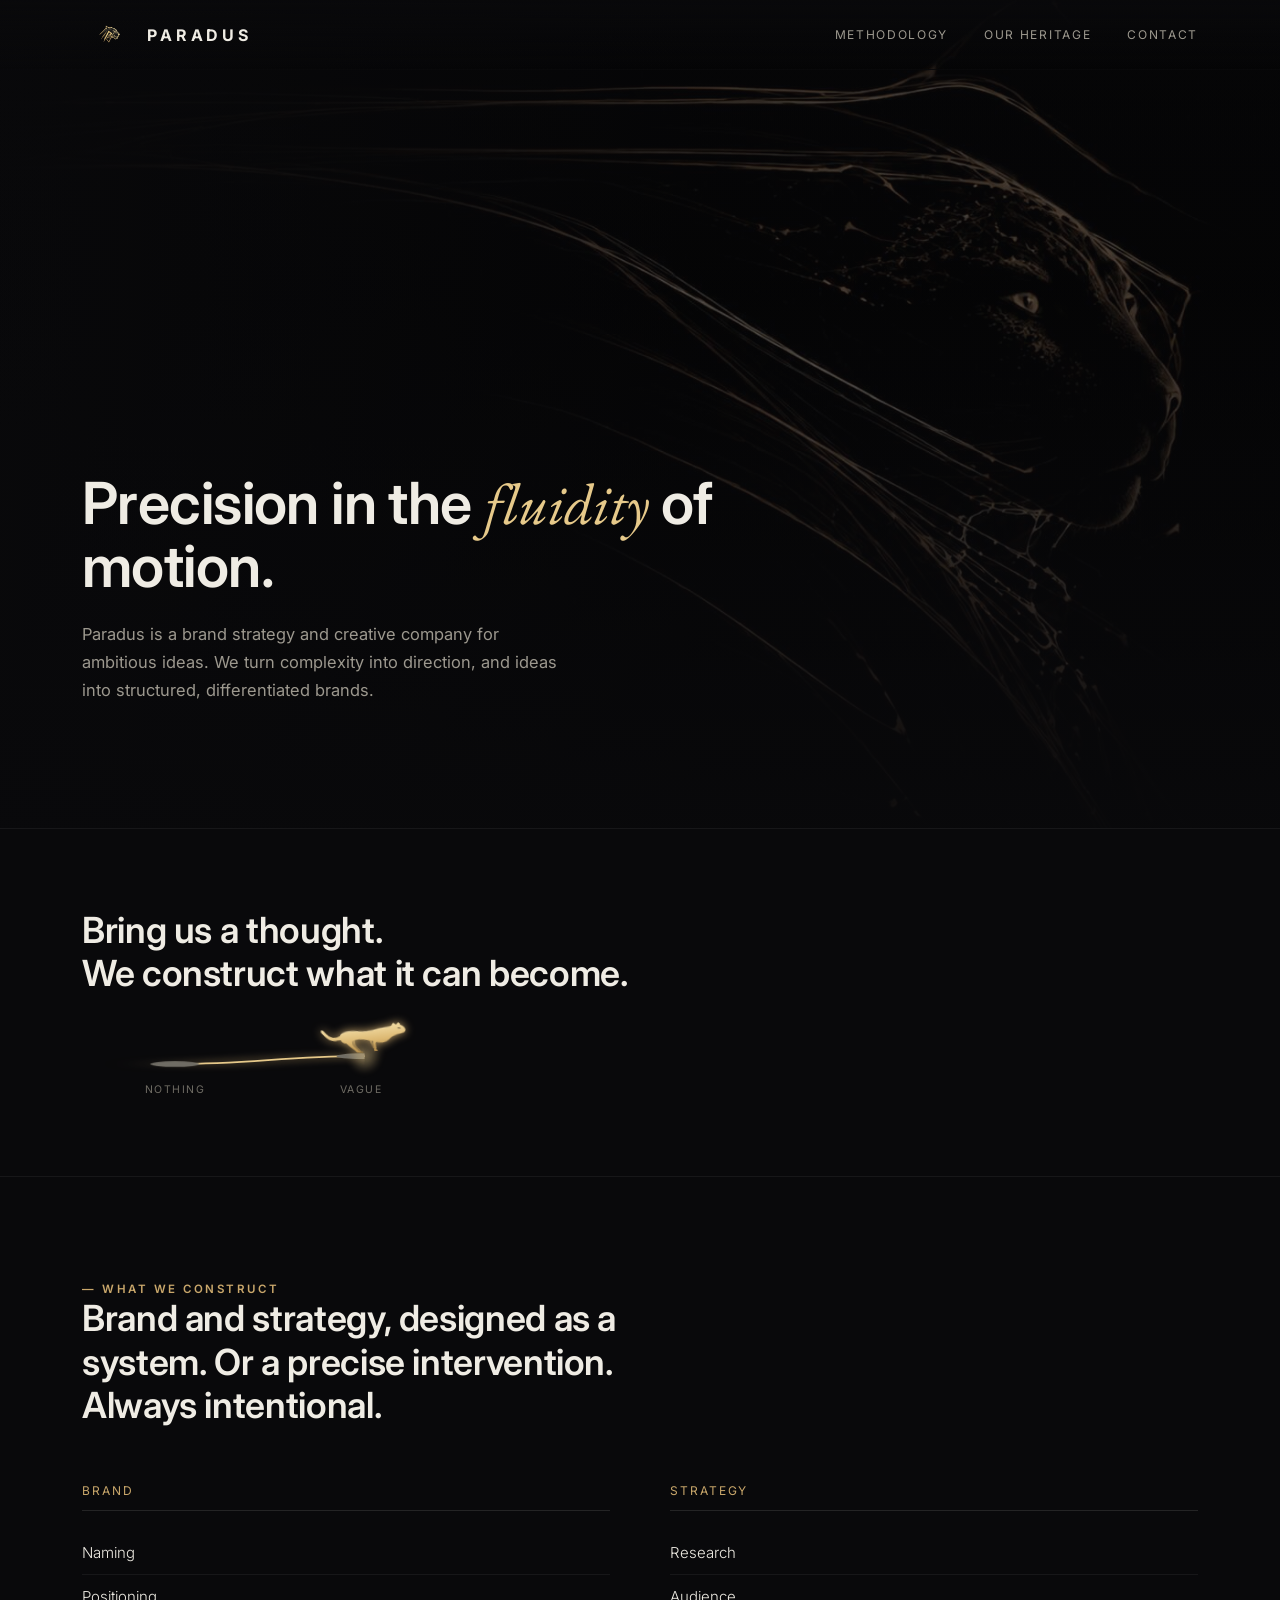
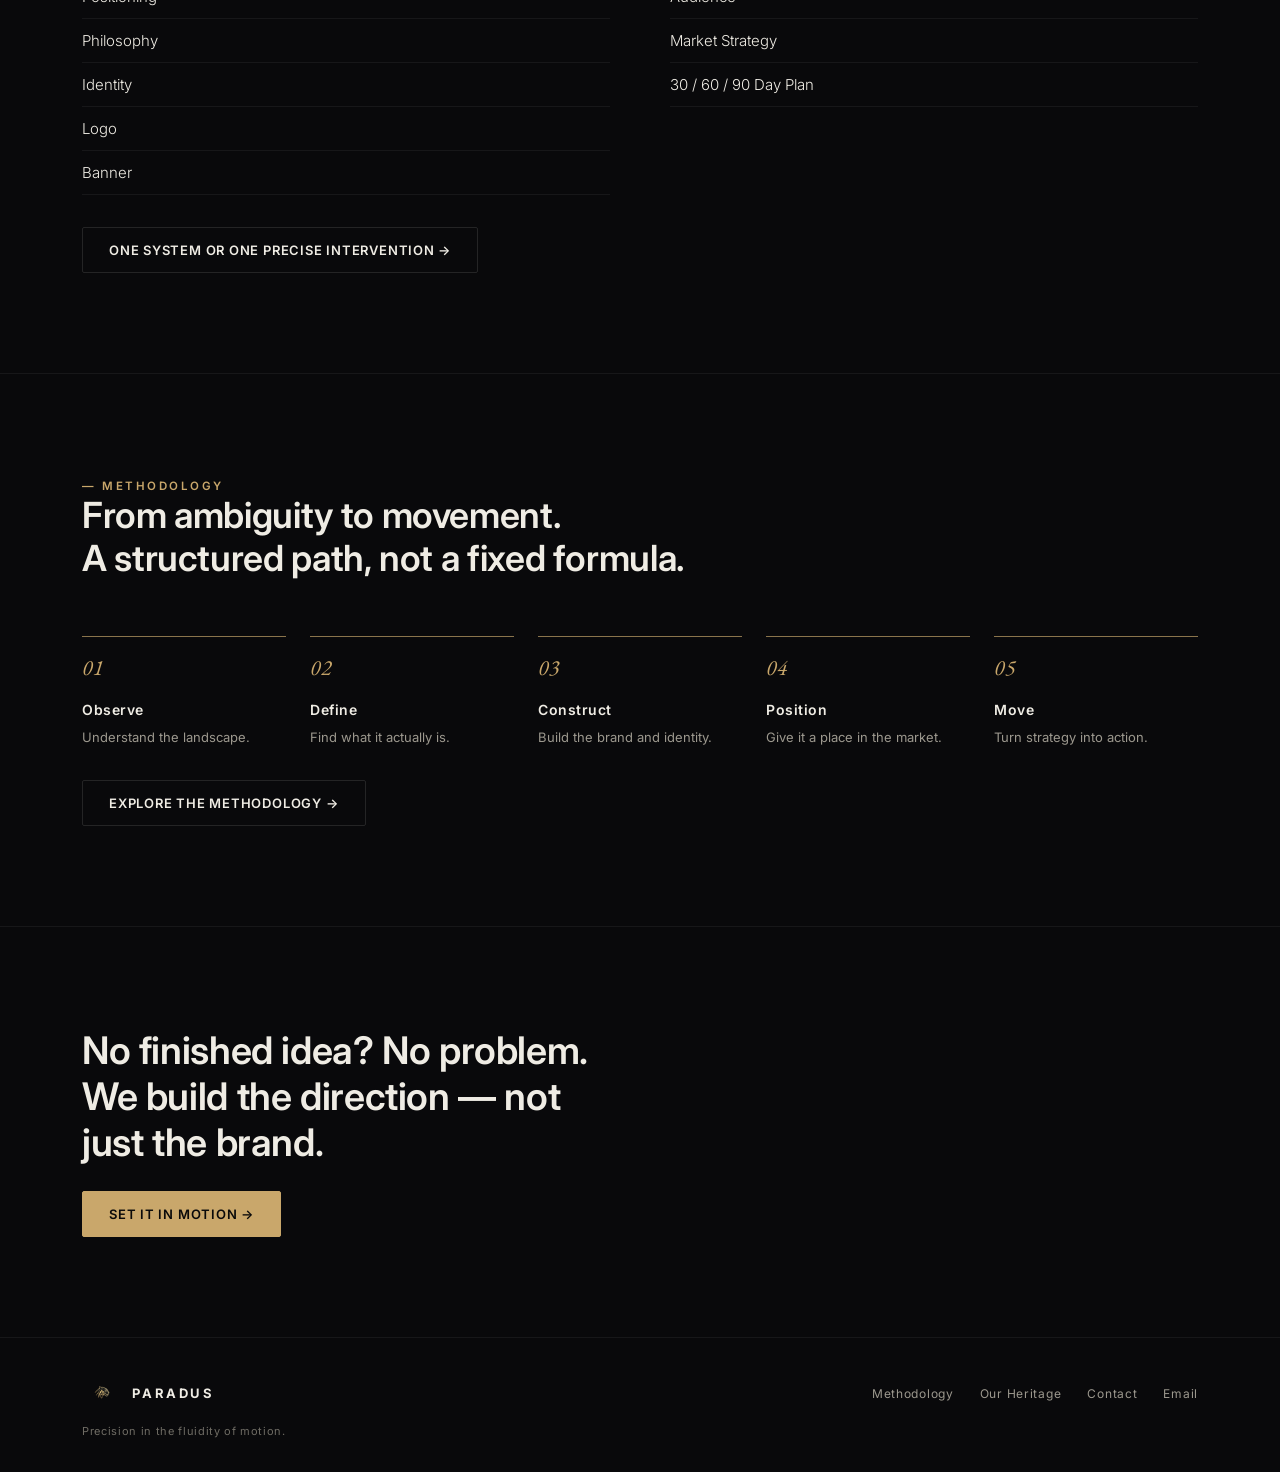
<file: index.html>
<!DOCTYPE html>
<html lang="en">
<head>
<meta charset="UTF-8">
<meta name="viewport" content="width=device-width, initial-scale=1, viewport-fit=cover">
<meta name="theme-color" content="#09090b">
<title>Paradus — Precision in the Fluidity of Motion</title>
<meta name="description" content="Paradus is a brand strategy and creative company for ambitious ideas. We turn complexity into direction, and ideas into structured, differentiated brands.">
<link rel="icon" type="image/png" href="assets/img/favicon.png">
<link rel="preconnect" href="https://fonts.googleapis.com">
<link rel="preconnect" href="https://fonts.gstatic.com" crossorigin>
<link href="https://fonts.googleapis.com/css2?family=Inter:wght@300;400;500;600;700&family=EB+Garamond:ital,wght@0,400;1,400;1,500&display=swap" rel="stylesheet">
<link rel="stylesheet" href="css/base.css">
<link rel="stylesheet" href="css/components.css">
<link rel="stylesheet" href="css/home.css">
<link rel="stylesheet" href="css/responsive.css">
</head>
<body data-root="" data-page="home">

<div id="site-header"></div>

<main>
    <section class="hero hero-home">
      <div class="wrap">
        <div class="hero-content">
          <h1>Precision in the <em>fluidity</em> of motion.</h1>
          <p class="lead">Paradus is a brand strategy and creative company for ambitious ideas. We turn complexity into direction, and ideas into structured, differentiated brands.</p>
        </div>
      </div>
    </section>

    <section class="block tight">
      <div class="wrap">
        <div class="section-head">
          <h2>Bring us a thought.<br>We construct what it can become.</h2>
        </div>
        <div class="stages-wrap" id="stagesTracker">
          <svg class="stages-svg" viewBox="0 0 100 20" preserveAspectRatio="none" aria-hidden="true">
  <path class="zigzag-path" d="M8.33,10 C15.03,10 18.3,4 25,4 C31.7,4 34.97,15 41.67,15 C48.37,15 51.63,6 58.33,6 C65.03,6 68.3,14 75,14 C81.7,14 84.97,3 91.67,3"/>
  <circle class="paw" cx="8.33" cy="10" r="2.2"/>
  <circle class="paw" cx="25" cy="4" r="2.2"/>
  <circle class="paw" cx="41.67" cy="15" r="2.2"/>
  <circle class="paw" cx="58.33" cy="6" r="2.2"/>
  <circle class="paw" cx="75" cy="14" r="2.2"/>
  <circle class="paw final" cx="91.67" cy="3" r="2.6"/>
</svg>
          <div class="trail-glow"></div>
          <div class="trail-marker">
<svg class="trail-run" viewBox="0 0 140 62" aria-hidden="true"></svg>          </div>
          <div class="stages">
            <div class="stage"><div class="lbl">Nothing</div></div>
            <div class="stage"><div class="lbl">Vague</div></div>
            <div class="stage"><div class="lbl">Flawed</div></div>
            <div class="stage"><div class="lbl">Defined</div></div>
            <div class="stage"><div class="lbl">Positioned</div></div>
            <div class="stage final"><div class="lbl">Built</div></div>
          </div>
        </div>
      </div>
    </section>

    <section class="block">
      <div class="wrap">
        <div class="section-head">
          <span class="eyebrow">What We Construct</span>
          <h2>Brand and strategy, designed as a system. Or a precise intervention. Always intentional.</h2>
        </div>
        <div class="two-col">
          <div>
            <div class="col-title">Brand</div>
            <ul class="col-list"><li>Naming</li><li>Positioning</li><li>Philosophy</li><li>Identity</li><li>Logo</li><li>Banner</li></ul>
          </div>
          <div>
            <div class="col-title">Strategy</div>
            <ul class="col-list"><li>Research</li><li>Audience</li><li>Market Strategy</li><li>30 / 60 / 90 Day Plan</li></ul>
          </div>
        </div>
        <div class="btn-row"><a href="methodology.html" class="btn">One System or One Precise Intervention →</a></div>
      </div>
    </section>

    <section class="block">
      <div class="wrap">
        <div class="section-head">
          <span class="eyebrow">Methodology</span>
          <h2>From ambiguity to movement.<br>A structured path, not a fixed formula.</h2>
        </div>
        <div class="steps-row">
          <div class="step-item"><span class="n">01</span><h4>Observe</h4><p>Understand the landscape.</p></div>
          <div class="step-item"><span class="n">02</span><h4>Define</h4><p>Find what it actually is.</p></div>
          <div class="step-item"><span class="n">03</span><h4>Construct</h4><p>Build the brand and identity.</p></div>
          <div class="step-item"><span class="n">04</span><h4>Position</h4><p>Give it a place in the market.</p></div>
          <div class="step-item"><span class="n">05</span><h4>Move</h4><p>Turn strategy into action.</p></div>
        </div>
        <div class="btn-row"><a href="methodology.html" class="btn">Explore the Methodology →</a></div>
      </div>
    </section>

    <section class="cta-band">
      <div class="wrap">
        <h2>No finished idea? No problem.<br>We build the direction — not just the brand.</h2>
        <a href="contact.html" class="btn solid">Set It In Motion →</a>
      </div>
    </section>
</main>

<div id="site-footer"></div>

<script src="js/config.js" defer></script>
<script src="js/layout.js" defer></script>
<script src="js/reveal.js" defer></script>
<script src="js/tracker.js" defer></script>
</body>
</html>
</file>
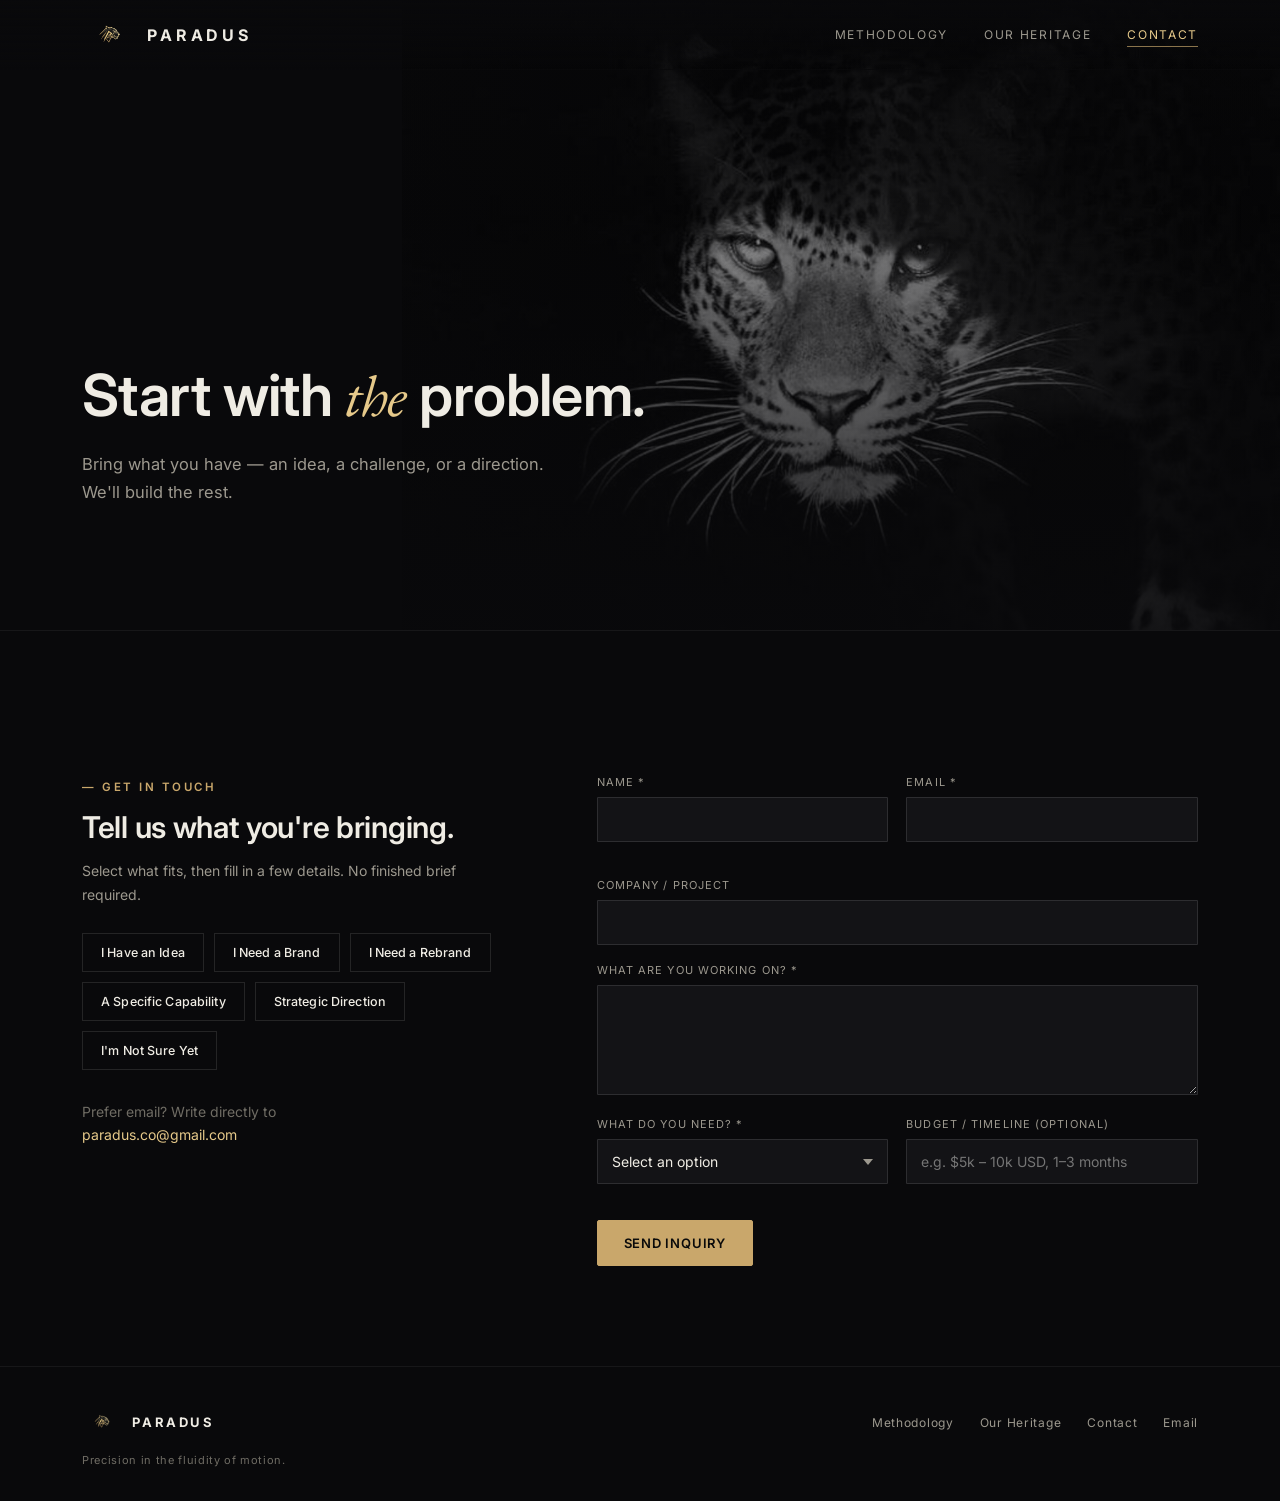
<file: contact.html>
<!DOCTYPE html>
<html lang="en">
<head>
<meta charset="UTF-8">
<meta name="viewport" content="width=device-width, initial-scale=1, viewport-fit=cover">
<meta name="theme-color" content="#09090b">
<title>Contact — Paradus</title>
<meta name="description" content="Start with the problem. Tell Paradus what you're bringing — an idea, a brand, a rebrand or a specific capability.">
<link rel="icon" type="image/png" href="assets/img/favicon.png">
<link rel="preconnect" href="https://fonts.googleapis.com">
<link rel="preconnect" href="https://fonts.gstatic.com" crossorigin>
<link href="https://fonts.googleapis.com/css2?family=Inter:wght@300;400;500;600;700&family=EB+Garamond:ital,wght@0,400;1,400;1,500&display=swap" rel="stylesheet">
<link rel="stylesheet" href="css/base.css">
<link rel="stylesheet" href="css/components.css">
<link rel="stylesheet" href="css/contact.css">
<link rel="stylesheet" href="css/responsive.css">
</head>
<body data-root="" data-page="contact">

<div id="site-header"></div>

<main>
    <section class="hero hero-contact">
      <div class="wrap">
        <div class="hero-content">
          <h1>Start with <em>the</em> problem.</h1>
          <p class="lead">Bring what you have — an idea, a challenge, or a direction. We'll build the rest.</p>
        </div>
      </div>
    </section>

    <section class="block">
      <div class="wrap">
        <div class="contact-grid">
          <div class="contact-info">
            <span class="eyebrow">Get In Touch</span>
            <h2>Tell us what you're bringing.</h2>
            <p>Select what fits, then fill in a few details. No finished brief required.</p>
            <div class="bring-grid" id="bringGrid">
              <div class="bring-card" data-val="I have an idea">I Have an Idea</div>
              <div class="bring-card" data-val="I need a brand">I Need a Brand</div>
              <div class="bring-card" data-val="I need a rebrand">I Need a Rebrand</div>
              <div class="bring-card" data-val="I need a specific capability">A Specific Capability</div>
              <div class="bring-card" data-val="I need strategic direction">Strategic Direction</div>
              <div class="bring-card" data-val="I'm not sure yet">I'm Not Sure Yet</div>
            </div>
            <p class="form-note form-note--spaced">Prefer email? Write directly to<br><a href="mailto:paradus.co@gmail.com" class="link-gold" data-email>paradus.co@gmail.com</a></p>
          </div>
          <form class="form-wrap form-wrap--flush" id="inquiryForm">
            <input type="hidden" name="access_key" id="f-access-key" value="">
            <input type="hidden" name="subject" value="New inquiry — Paradus">
            <input type="hidden" name="from_name" value="Paradus site">
            <div class="form-row">
              <div class="field"><label>Name *</label><input type="text" required id="f-name" name="name"></div>
              <div class="field"><label>Email *</label><input type="email" required id="f-email" name="email"></div>
            </div>
            <div class="field"><label>Company / Project</label><input type="text" id="f-company" name="company"></div>
            <div class="field"><label>What are you working on? *</label><textarea required id="f-about" name="project_details"></textarea></div>
            <div class="form-row">
              <div class="field">
                <label>What do you need? *</label>
                <select required id="f-need" name="need">
                  <option value="" disabled selected>Select an option</option>
                  <option>I have an idea</option>
                  <option>I need a brand</option>
                  <option>I need a rebrand</option>
                  <option>I need a specific capability</option>
                  <option>I need strategic direction</option>
                  <option>I'm not sure yet</option>
                </select>
              </div>
              <div class="field"><label>Budget / Timeline (optional)</label><input type="text" id="f-budget" name="budget" placeholder="e.g. $5k – 10k USD, 1–3 months"></div>
            </div>
            <button type="submit" class="btn solid" id="formSubmitBtn">Send Inquiry</button>
            <div class="success" id="formSuccess">
              <h4>Message sent.</h4>
              <p>Your inquiry has been sent directly to Paradus. We'll get back to you shortly.</p>
            </div>
            <div class="success success--error" id="formError">
              <h4>Couldn't send.</h4>
              <p>Something went wrong on our end — please email us directly at <a href="mailto:paradus.co@gmail.com" class="link-gold" data-email>paradus.co@gmail.com</a> instead.</p>
            </div>
          </form>
        </div>
      </div>
    </section>
</main>

<div id="site-footer"></div>

<script src="js/config.js" defer></script>
<script src="js/layout.js" defer></script>
<script src="js/reveal.js" defer></script>
<script src="js/contact.js" defer></script>
</body>
</html>
</file>
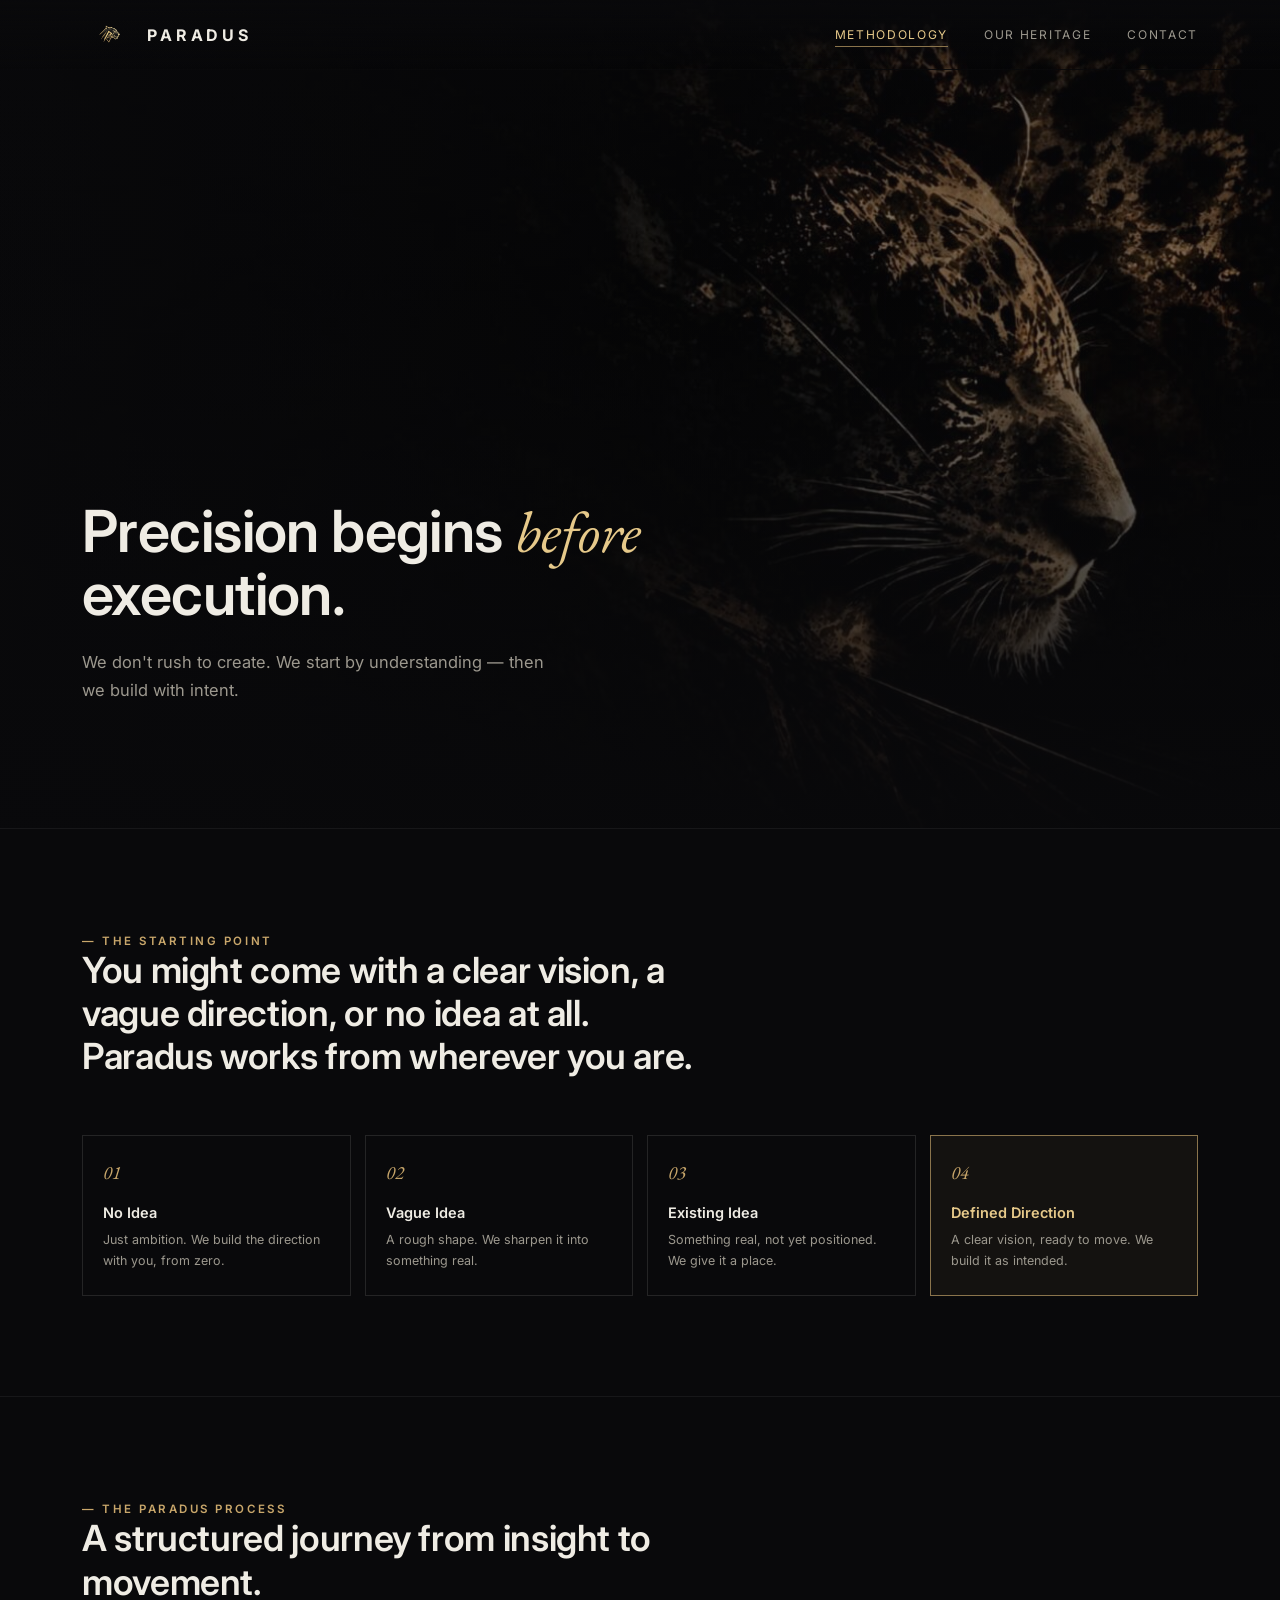
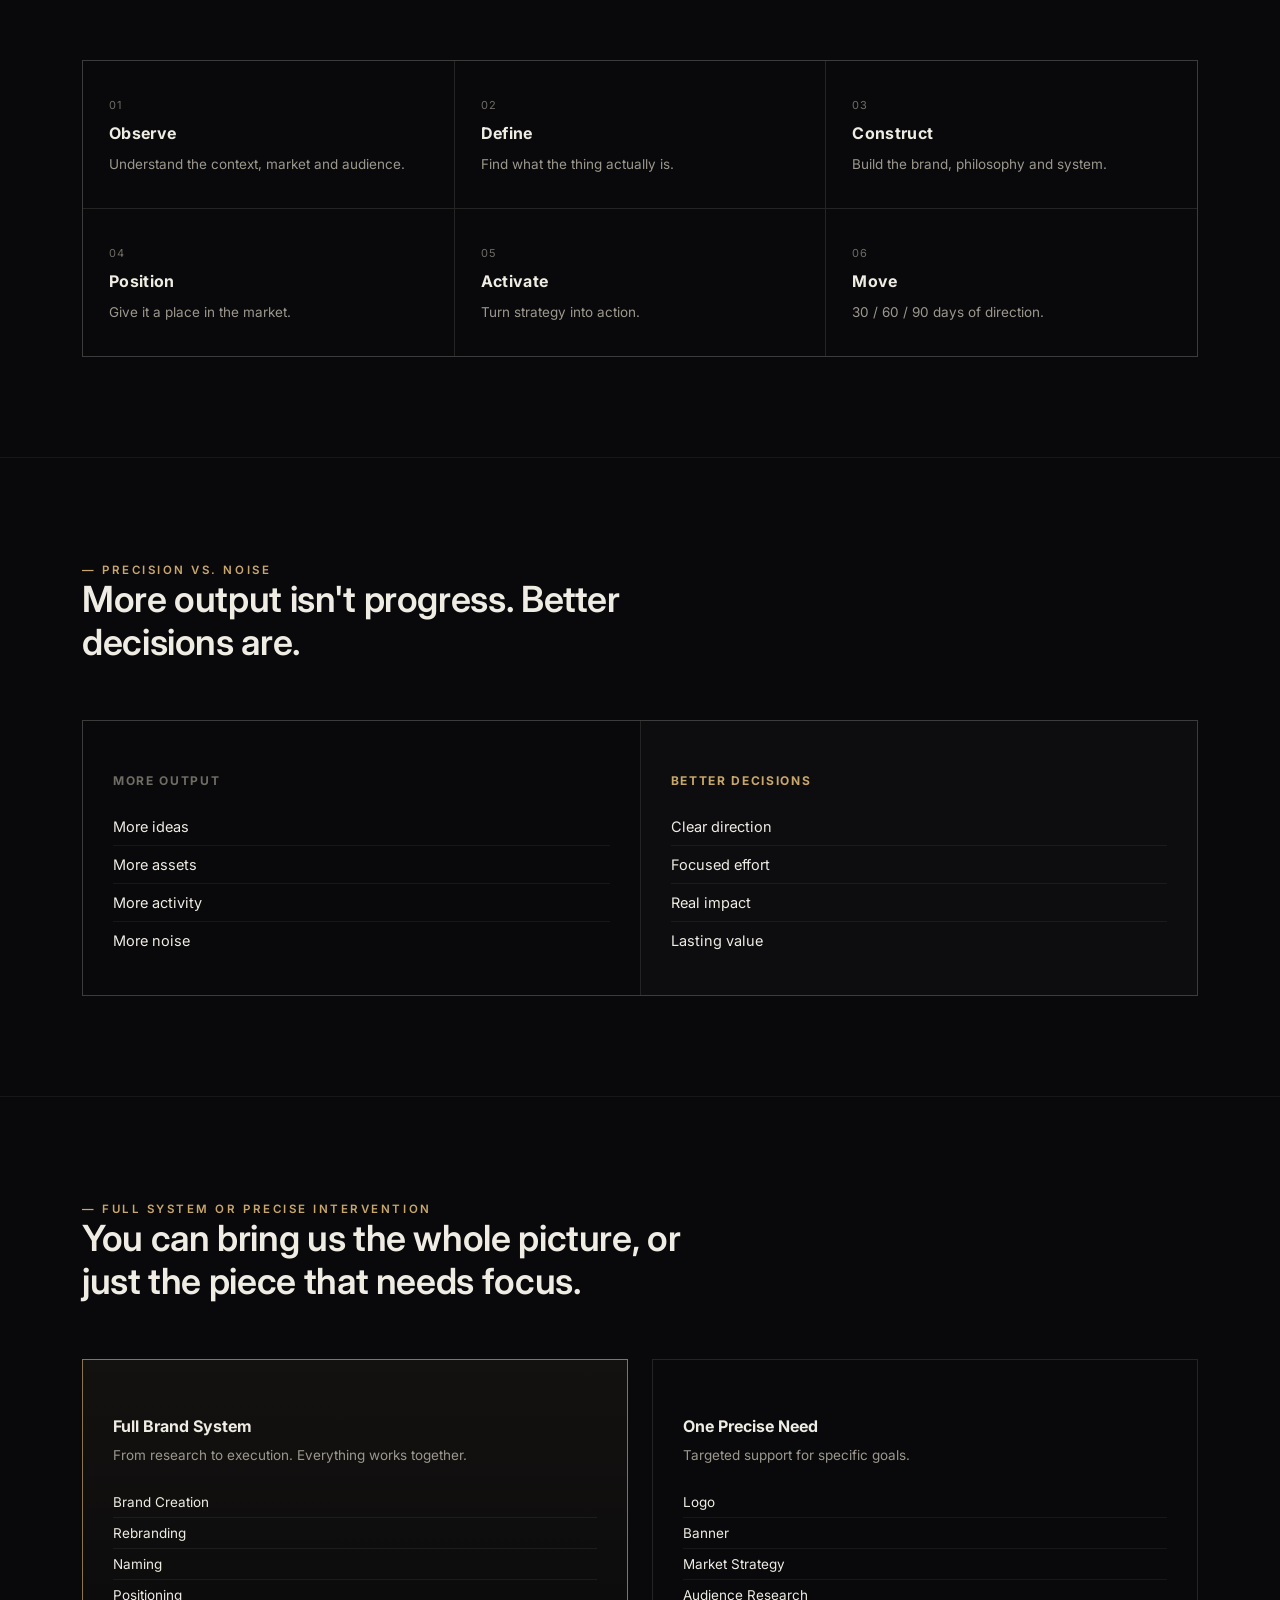
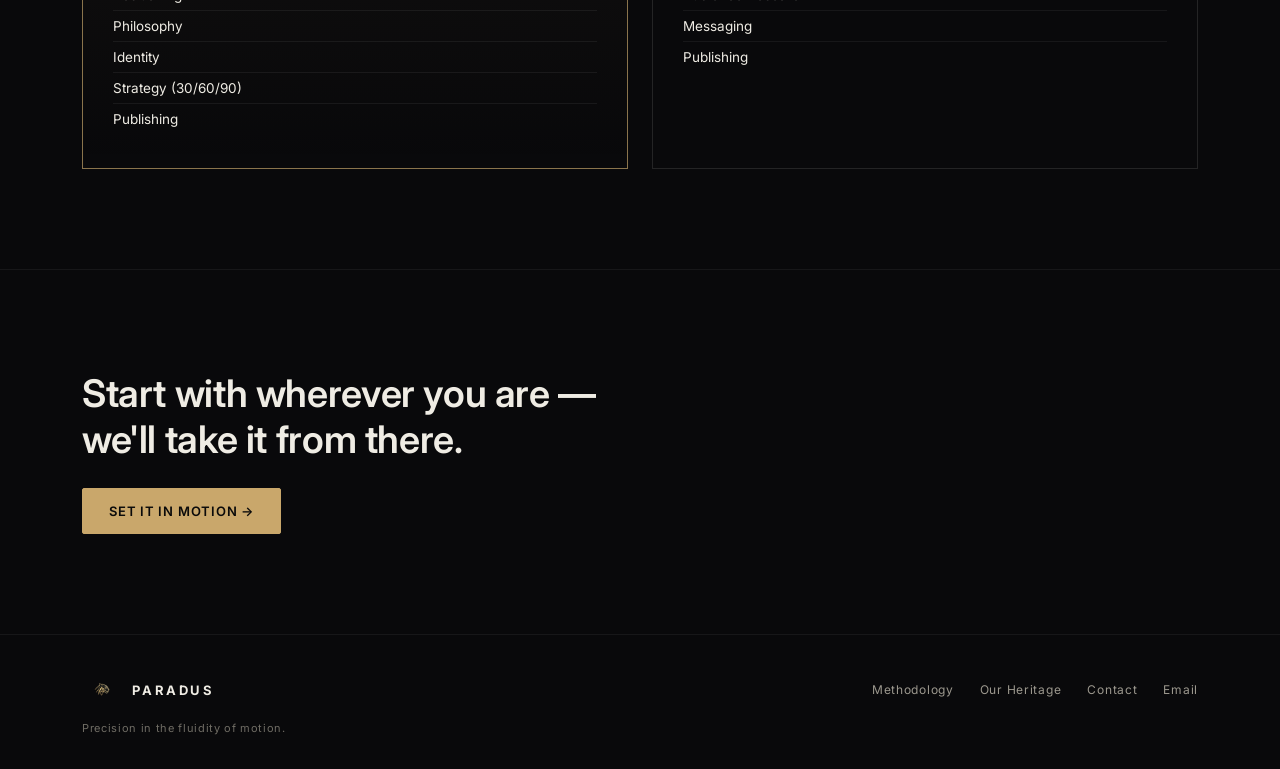
<file: methodology.html>
<!DOCTYPE html>
<html lang="en">
<head>
<meta charset="UTF-8">
<meta name="viewport" content="width=device-width, initial-scale=1, viewport-fit=cover">
<meta name="theme-color" content="#09090b">
<title>Methodology — Paradus</title>
<meta name="description" content="How Paradus works: a structured path from ambiguity to movement — observe, define, construct, position, activate, move.">
<link rel="icon" type="image/png" href="assets/img/favicon.png">
<link rel="preconnect" href="https://fonts.googleapis.com">
<link rel="preconnect" href="https://fonts.gstatic.com" crossorigin>
<link href="https://fonts.googleapis.com/css2?family=Inter:wght@300;400;500;600;700&family=EB+Garamond:ital,wght@0,400;1,400;1,500&display=swap" rel="stylesheet">
<link rel="stylesheet" href="css/base.css">
<link rel="stylesheet" href="css/components.css">
<link rel="stylesheet" href="css/responsive.css">
</head>
<body data-root="" data-page="methodology">

<div id="site-header"></div>

<main>
  <section class="hero hero-methodology">
    <div class="wrap">
      <div class="hero-content">
        <h1>Precision begins <em>before</em> execution.</h1>
        <p class="lead">We don't rush to create. We start by understanding — then we build with intent.</p>
      </div>
    </div>
  </section>

  <section class="block">
    <div class="wrap">
      <div class="section-head">
        <span class="eyebrow">The Starting Point</span>
        <h2>You might come with a clear vision, a vague direction, or no idea at all. Paradus works from wherever you are.</h2>
      </div>
      <div class="start-grid">
        <div class="start-card"><span class="start-n">01</span><h4>No Idea</h4><p>Just ambition. We build the direction with you, from zero.</p></div>
        <div class="start-card"><span class="start-n">02</span><h4>Vague Idea</h4><p>A rough shape. We sharpen it into something real.</p></div>
        <div class="start-card"><span class="start-n">03</span><h4>Existing Idea</h4><p>Something real, not yet positioned. We give it a place.</p></div>
        <div class="start-card hi"><span class="start-n">04</span><h4>Defined Direction</h4><p>A clear vision, ready to move. We build it as intended.</p></div>
      </div>
    </div>
  </section>

  <section class="block">
    <div class="wrap">
      <div class="section-head">
        <span class="eyebrow">The Paradus Process</span>
        <h2>A structured journey from insight to movement.</h2>
      </div>
      <div class="process-grid">
        <div class="process-item"><span class="pn">01</span><h4>Observe</h4><p>Understand the context, market and audience.</p></div>
        <div class="process-item"><span class="pn">02</span><h4>Define</h4><p>Find what the thing actually is.</p></div>
        <div class="process-item"><span class="pn">03</span><h4>Construct</h4><p>Build the brand, philosophy and system.</p></div>
        <div class="process-item"><span class="pn">04</span><h4>Position</h4><p>Give it a place in the market.</p></div>
        <div class="process-item"><span class="pn">05</span><h4>Activate</h4><p>Turn strategy into action.</p></div>
        <div class="process-item"><span class="pn">06</span><h4>Move</h4><p>30 / 60 / 90 days of direction.</p></div>
      </div>
    </div>
  </section>

  <section class="block">
    <div class="wrap">
      <div class="section-head">
        <span class="eyebrow">Precision vs. Noise</span>
        <h2>More output isn't progress. Better decisions are.</h2>
      </div>
      <div class="compare">
        <div class="compare-col"><h4>More Output</h4><ul><li>More ideas</li><li>More assets</li><li>More activity</li><li>More noise</li></ul></div>
        <div class="compare-col hi"><h4>Better Decisions</h4><ul><li>Clear direction</li><li>Focused effort</li><li>Real impact</li><li>Lasting value</li></ul></div>
      </div>
    </div>
  </section>

  <section class="block">
    <div class="wrap">
      <div class="section-head">
        <span class="eyebrow">Full System or Precise Intervention</span>
        <h2>You can bring us the whole picture, or just the piece that needs focus.</h2>
      </div>
      <div class="system-cards">
        <div class="system-card hi">
          <h4>Full Brand System</h4>
          <p class="desc">From research to execution. Everything works together.</p>
          <ul><li>Brand Creation</li><li>Rebranding</li><li>Naming</li><li>Positioning</li><li>Philosophy</li><li>Identity</li><li>Strategy (30/60/90)</li><li>Publishing</li></ul>
        </div>
        <div class="system-card">
          <h4>One Precise Need</h4>
          <p class="desc">Targeted support for specific goals.</p>
          <ul><li>Logo</li><li>Banner</li><li>Market Strategy</li><li>Audience Research</li><li>Messaging</li><li>Publishing</li></ul>
        </div>
      </div>
    </div>
  </section>

  <section class="cta-band">
    <div class="wrap">
      <h2>Start with wherever you are — we'll take it from there.</h2>
      <a href="contact.html" class="btn solid">Set It In Motion →</a>
    </div>
  </section>
</main>

<div id="site-footer"></div>

<script src="js/config.js" defer></script>
<script src="js/layout.js" defer></script>
<script src="js/reveal.js" defer></script>
</body>
</html>
</file>
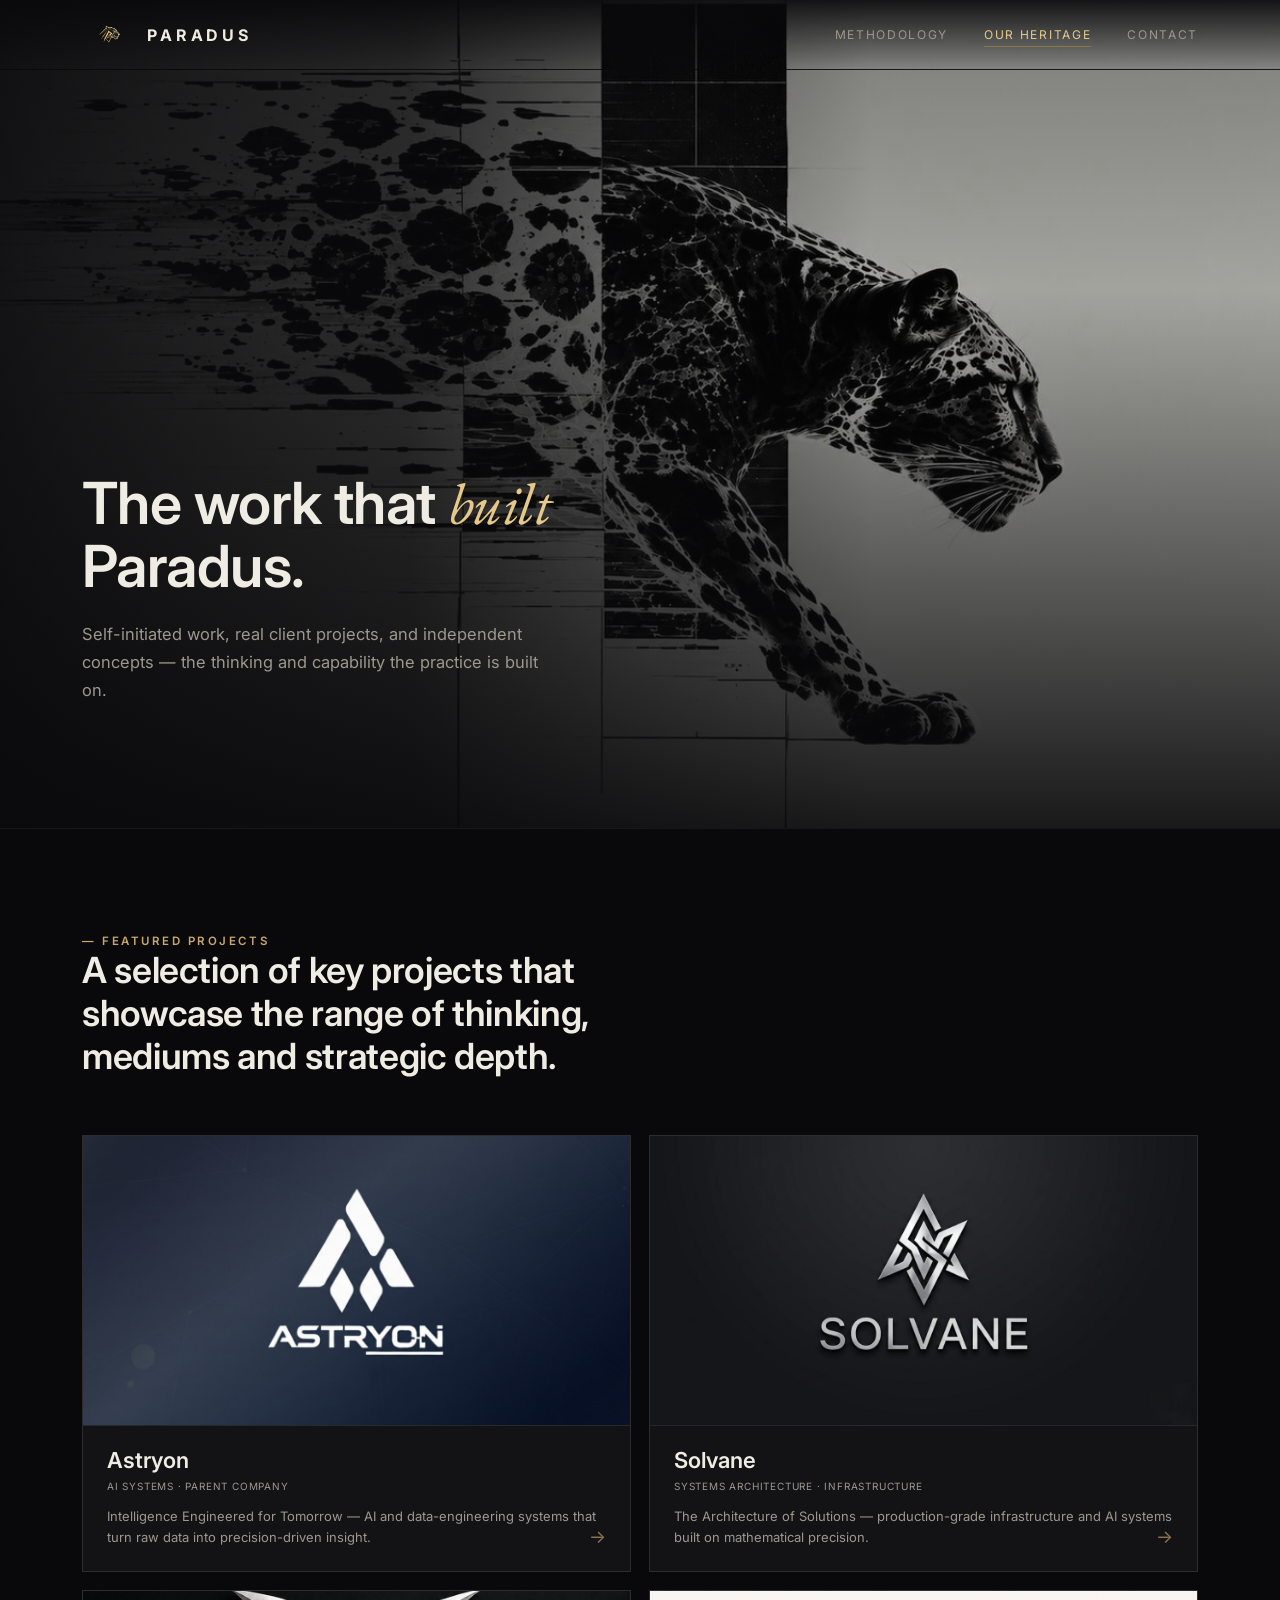
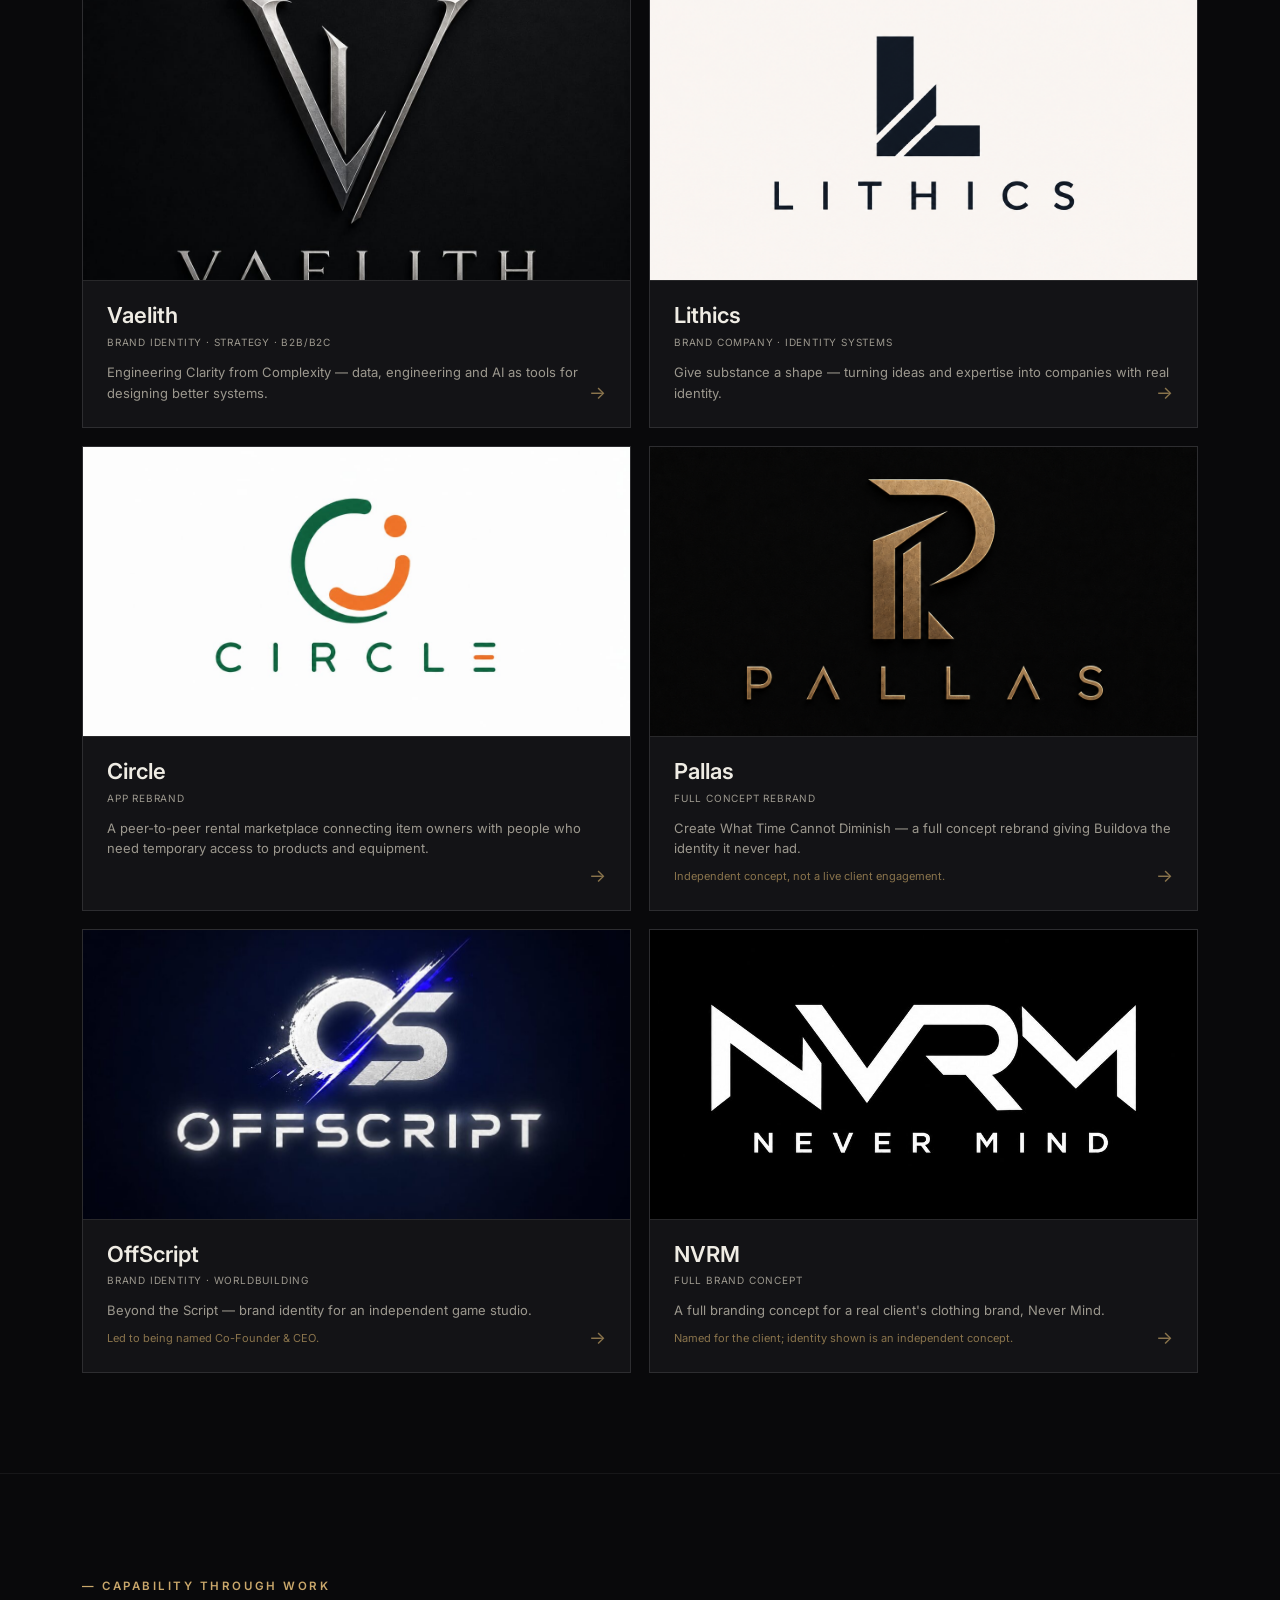
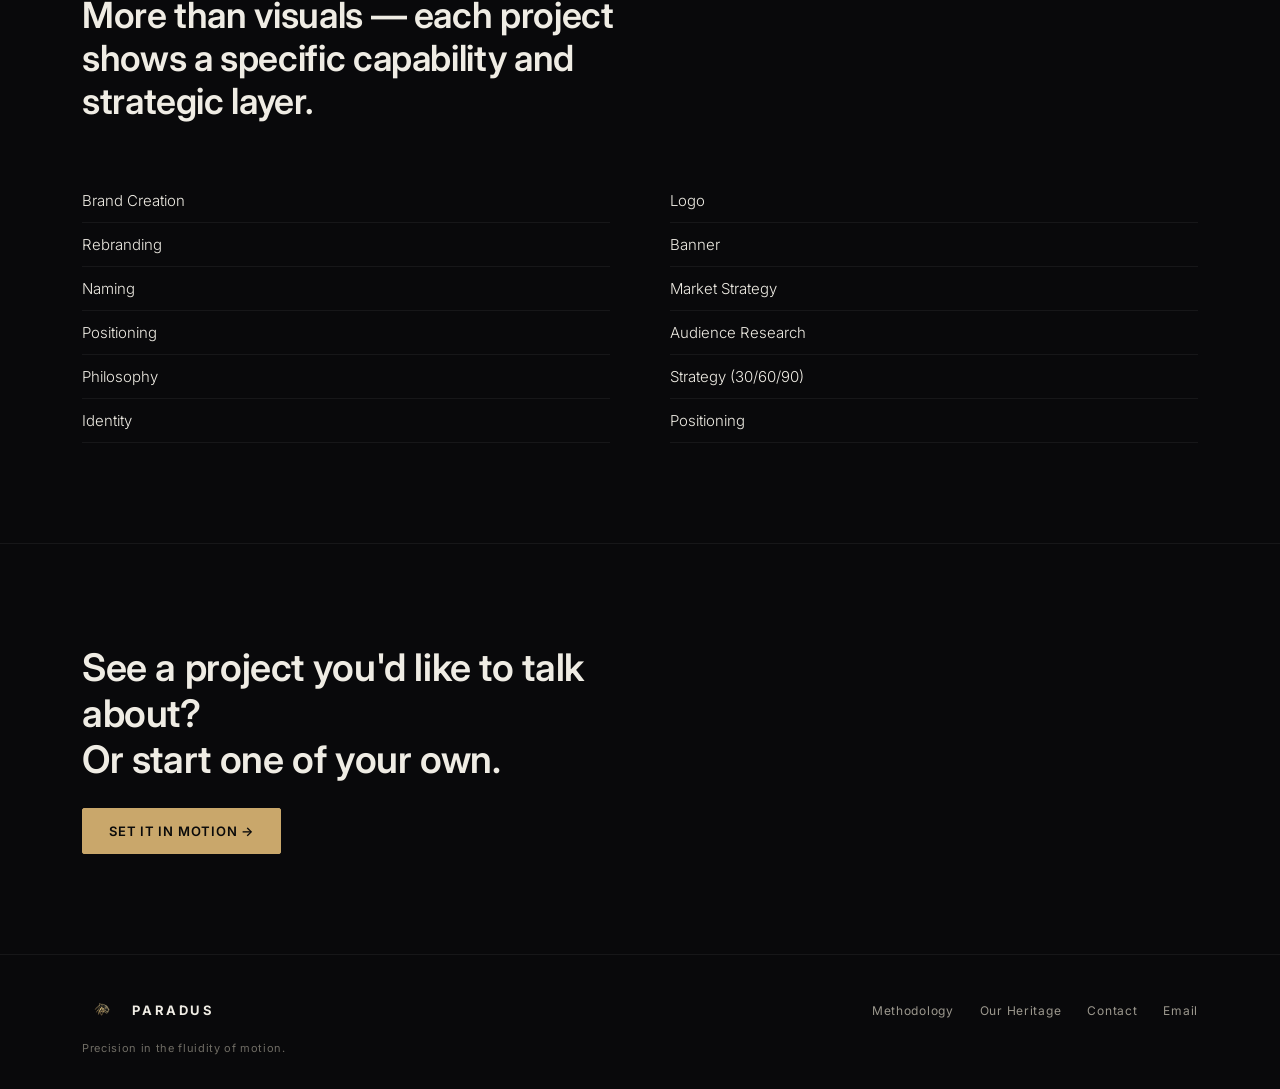
<file: our-heritage.html>
<!DOCTYPE html>
<html lang="en">
<head>
<meta charset="UTF-8">
<meta name="viewport" content="width=device-width, initial-scale=1, viewport-fit=cover">
<meta name="theme-color" content="#09090b">
<title>Our Heritage — Paradus</title>
<meta name="description" content="The companies and brands behind Paradus: Astryon, Solvane, Vaelith, Lithics, Circle, Pallas, OffScript and NVRM.">
<link rel="icon" type="image/png" href="assets/img/favicon.png">
<link rel="preconnect" href="https://fonts.googleapis.com">
<link rel="preconnect" href="https://fonts.gstatic.com" crossorigin>
<link href="https://fonts.googleapis.com/css2?family=Inter:wght@300;400;500;600;700&family=EB+Garamond:ital,wght@0,400;1,400;1,500&display=swap" rel="stylesheet">
<link rel="stylesheet" href="css/base.css">
<link rel="stylesheet" href="css/components.css">
<link rel="stylesheet" href="css/heritage.css">
<link rel="stylesheet" href="css/responsive.css">
</head>
<body data-root="" data-page="heritage">

<div id="site-header"></div>

<main>
  <section class="hero hero-heritage">
    <div class="wrap">
      <div class="hero-content">
        <h1>The work that <em>built</em> Paradus.</h1>
        <p class="lead">Self-initiated work, real client projects, and independent concepts — the thinking and capability the practice is built on.</p>
      </div>
    </div>
  </section>

  <section class="block">
    <div class="wrap">
      <div class="section-head">
        <span class="eyebrow">Featured Projects</span>
        <h2>A selection of key projects that showcase the range of thinking, mediums and strategic depth.</h2>
      </div>
      <div class="proj-list">
        <a href="projects/astryon.html" class="proj-row">
          <div class="logo-slot"><img src="assets/img/projects/astryon-logo.jpeg" alt="Astryon" loading="lazy"></div>
          <div class="row-name">
            <h4>Astryon</h4>
            <div class="tags">AI Systems · Parent Company</div>
          </div>
          <p class="row-desc">Intelligence Engineered for Tomorrow — AI and data-engineering systems that turn raw data into precision-driven insight.</p>
          <span class="arrow">→</span>
        </a>
        <a href="projects/solvane.html" class="proj-row">
          <div class="logo-slot"><img src="assets/img/projects/solvane-logo.jpeg" alt="Solvane" loading="lazy"></div>
          <div class="row-name">
            <h4>Solvane</h4>
            <div class="tags">Systems Architecture · Infrastructure</div>
          </div>
          <p class="row-desc">The Architecture of Solutions — production-grade infrastructure and AI systems built on mathematical precision.</p>
          <span class="arrow">→</span>
        </a>
        <a href="projects/vaelith.html" class="proj-row">
          <div class="logo-slot"><img src="assets/img/projects/vaelith-logo.jpeg" alt="Vaelith" loading="lazy"></div>
          <div class="row-name">
            <h4>Vaelith</h4>
            <div class="tags">Brand Identity · Strategy · B2B/B2C</div>
          </div>
          <p class="row-desc">Engineering Clarity from Complexity — data, engineering and AI as tools for designing better systems.</p>
          <span class="arrow">→</span>
        </a>
        <a href="projects/lithics.html" class="proj-row">
          <div class="logo-slot"><img src="assets/img/projects/lithics-logo.png" alt="Lithics" loading="lazy"></div>
          <div class="row-name">
            <h4>Lithics</h4>
            <div class="tags">Brand company · Identity Systems</div>
          </div>
          <p class="row-desc">Give substance a shape — turning ideas and expertise into companies with real identity.</p>
          <span class="arrow">→</span>
        </a>
        <a href="projects/circle.html" class="proj-row">
          <div class="logo-slot"><img src="assets/img/projects/circle-logo.jpeg" alt="Circle" loading="lazy"></div>
          <div class="row-name">
            <h4>Circle</h4>
            <div class="tags">App Rebrand</div>
          </div>
          <p class="row-desc">A peer-to-peer rental marketplace connecting item owners with people who need temporary access to products and equipment.</p>
          <span class="arrow">→</span>
        </a>
        <a href="projects/pallas.html" class="proj-row">
          <div class="logo-slot"><img src="assets/img/projects/pallas-logo.png" alt="Pallas" loading="lazy"></div>
          <div class="row-name">
            <h4>Pallas</h4>
            <div class="tags">Full Concept Rebrand</div>
          </div>
          <p class="row-desc">Create What Time Cannot Diminish — a full concept rebrand giving Buildova the identity it never had.<span class="note">Independent concept, not a live client engagement.</span></p>
          <span class="arrow">→</span>
        </a>
        <a href="projects/offscript.html" class="proj-row">
          <div class="logo-slot"><img src="assets/img/projects/offscript-logo.jpg" alt="OffScript" loading="lazy"></div>
          <div class="row-name">
            <h4>OffScript</h4>
            <div class="tags">Brand Identity · Worldbuilding</div>
          </div>
          <p class="row-desc">Beyond the Script — brand identity for an independent game studio.<span class="note">Led to being named Co-Founder &amp; CEO.</span></p>
          <span class="arrow">→</span>
        </a>
        <a href="projects/nvrm.html" class="proj-row">
          <div class="logo-slot"><img src="assets/img/projects/nvrm-logo.jpg" alt="NVRM" loading="lazy"></div>
          <div class="row-name">
            <h4>NVRM</h4>
            <div class="tags">Full Brand Concept</div>
          </div>
          <p class="row-desc">A full branding concept for a real client's clothing brand, Never Mind.<span class="note">Named for the client; identity shown is an independent concept.</span></p>
          <span class="arrow">→</span>
        </a>
      </div>
    </div>
  </section>

  <section class="block">
    <div class="wrap">
      <div class="section-head">
        <span class="eyebrow">Capability Through Work</span>
        <h2>More than visuals — each project shows a specific capability and strategic layer.</h2>
      </div>
      <div class="two-col">
        <ul class="col-list"><li>Brand Creation</li><li>Rebranding</li><li>Naming</li><li>Positioning</li><li>Philosophy</li><li>Identity</li></ul>
        <ul class="col-list"><li>Logo</li><li>Banner</li><li>Market Strategy</li><li>Audience Research</li><li>Strategy (30/60/90)</li><li>Positioning</li></ul>
      </div>
    </div>
  </section>

  <section class="cta-band">
    <div class="wrap">
      <h2>See a project you'd like to talk about?<br>Or start one of your own.</h2>
      <a href="contact.html" class="btn solid">Set It In Motion →</a>
    </div>
  </section>
</main>

<div id="site-footer"></div>

<script src="js/config.js" defer></script>
<script src="js/layout.js" defer></script>
<script src="js/reveal.js" defer></script>
</body>
</html>
</file>
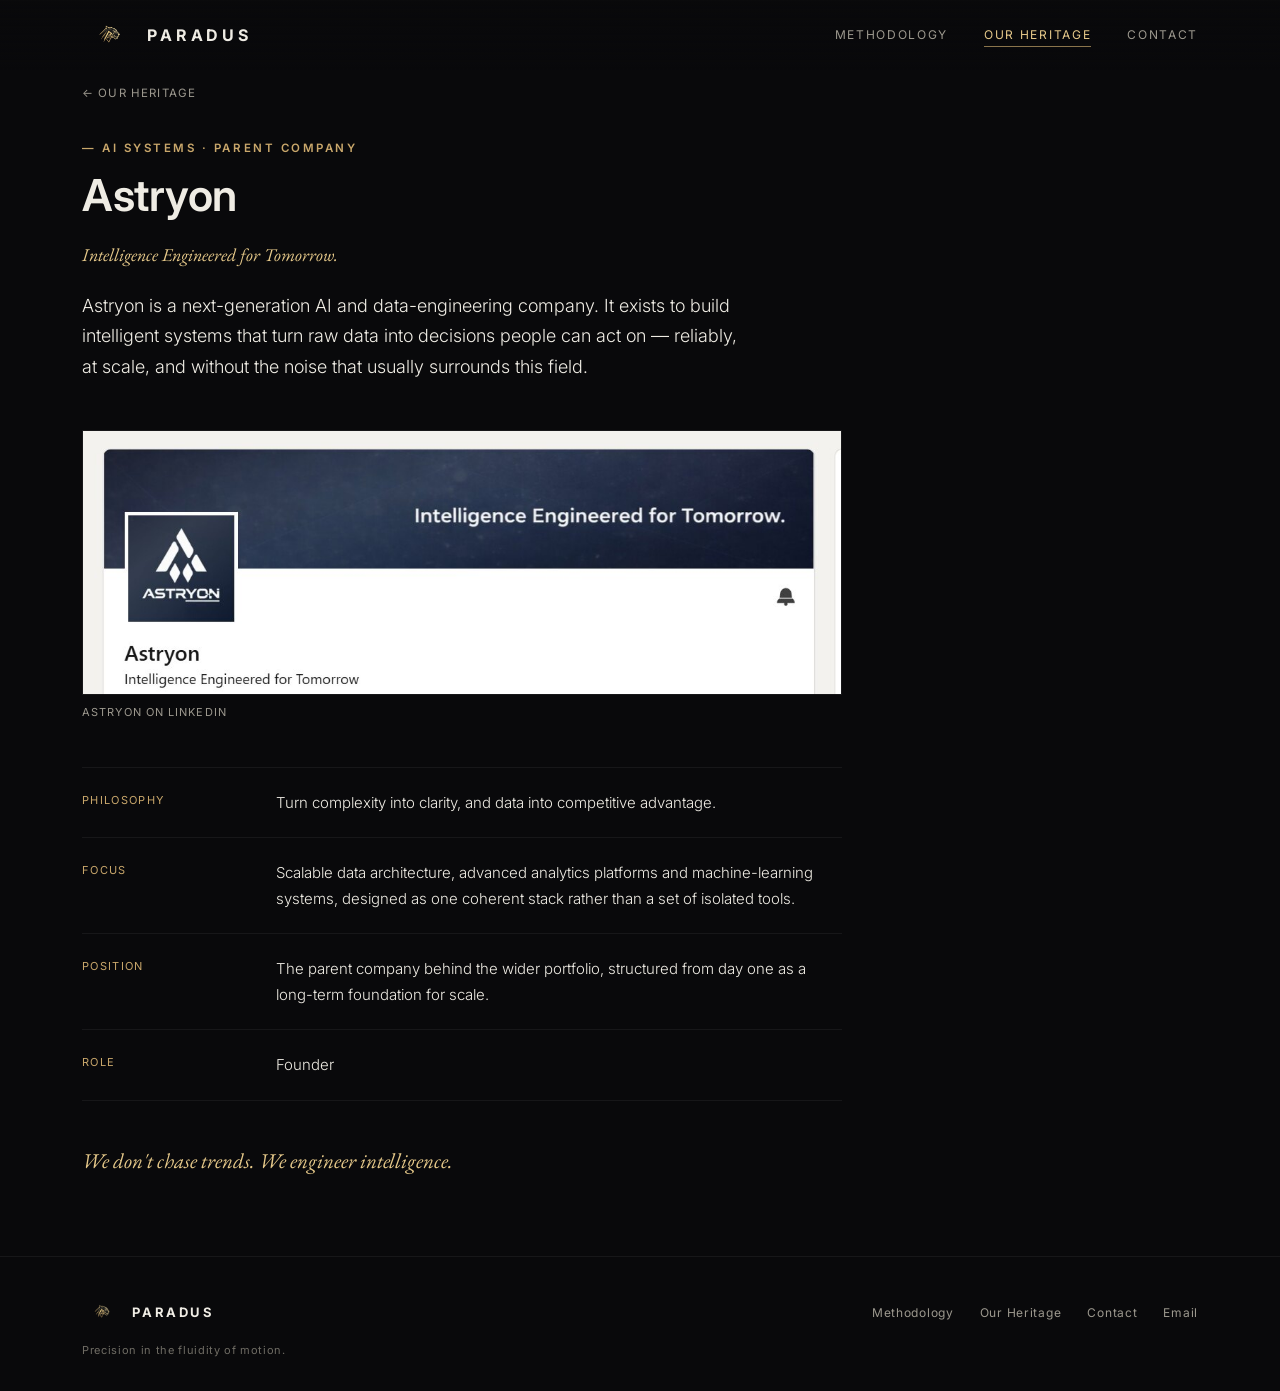
<file: projects/astryon.html>
<!DOCTYPE html>
<html lang="en">
<head>
<meta charset="UTF-8">
<meta name="viewport" content="width=device-width, initial-scale=1, viewport-fit=cover">
<meta name="theme-color" content="#09090b">
<title>Astryon — Our Heritage — Paradus</title>
<meta name="description" content="Astryon is a next-generation AI and data-engineering company. It exists to build intelligent systems that turn raw data into decisions people can act on — reliably, at scale, and without the noise that usually surrounds this field.">
<link rel="icon" type="image/png" href="../assets/img/favicon.png">
<link rel="preconnect" href="https://fonts.googleapis.com">
<link rel="preconnect" href="https://fonts.gstatic.com" crossorigin>
<link href="https://fonts.googleapis.com/css2?family=Inter:wght@300;400;500;600;700&family=EB+Garamond:ital,wght@0,400;1,400;1,500&display=swap" rel="stylesheet">
<link rel="stylesheet" href="../css/base.css">
<link rel="stylesheet" href="../css/components.css">
<link rel="stylesheet" href="../css/project.css">
<link rel="stylesheet" href="../css/responsive.css">
</head>
<body data-root="../" data-page="heritage">

<div id="site-header"></div>

<main>
  <section class="block tight case-page">
    <div class="wrap">
      <a href="../our-heritage.html" class="back-link">← Our Heritage</a>
      <div class="case-head">
        <span class="eyebrow">AI Systems · Parent Company</span>
        <h1>Astryon</h1>
      </div>
      <p class="case-tagline">Intelligence Engineered for Tomorrow.</p>
      <p class="case-lead">Astryon is a next-generation AI and data-engineering company. It exists to build intelligent systems that turn raw data into decisions people can act on — reliably, at scale, and without the noise that usually surrounds this field.</p>
      <div class="case-slot case-figure"><figure><img src="../assets/img/projects/astryon-linkedin.jpg" alt="Astryon LinkedIn company page" width="1072" height="371" loading="lazy"><figcaption>Astryon on LinkedIn</figcaption></figure></div>
      <div class="case-rows">
        <div class="cs-row"><div class="k">Philosophy</div><div class="v">Turn complexity into clarity, and data into competitive advantage.</div></div>
        <div class="cs-row"><div class="k">Focus</div><div class="v">Scalable data architecture, advanced analytics platforms and machine-learning systems, designed as one coherent stack rather than a set of isolated tools.</div></div>
        <div class="cs-row"><div class="k">Position</div><div class="v">The parent company behind the wider portfolio, structured from day one as a long-term foundation for scale.</div></div>
        <div class="cs-row"><div class="k">Role</div><div class="v">Founder</div></div>
      </div>
      <p class="case-note">We don't chase trends. We engineer intelligence.</p>
    </div>
  </section>
</main>

<div id="site-footer"></div>

<script src="../js/config.js" defer></script>
<script src="../js/layout.js" defer></script>
<script src="../js/reveal.js" defer></script>
</body>
</html>
</file>
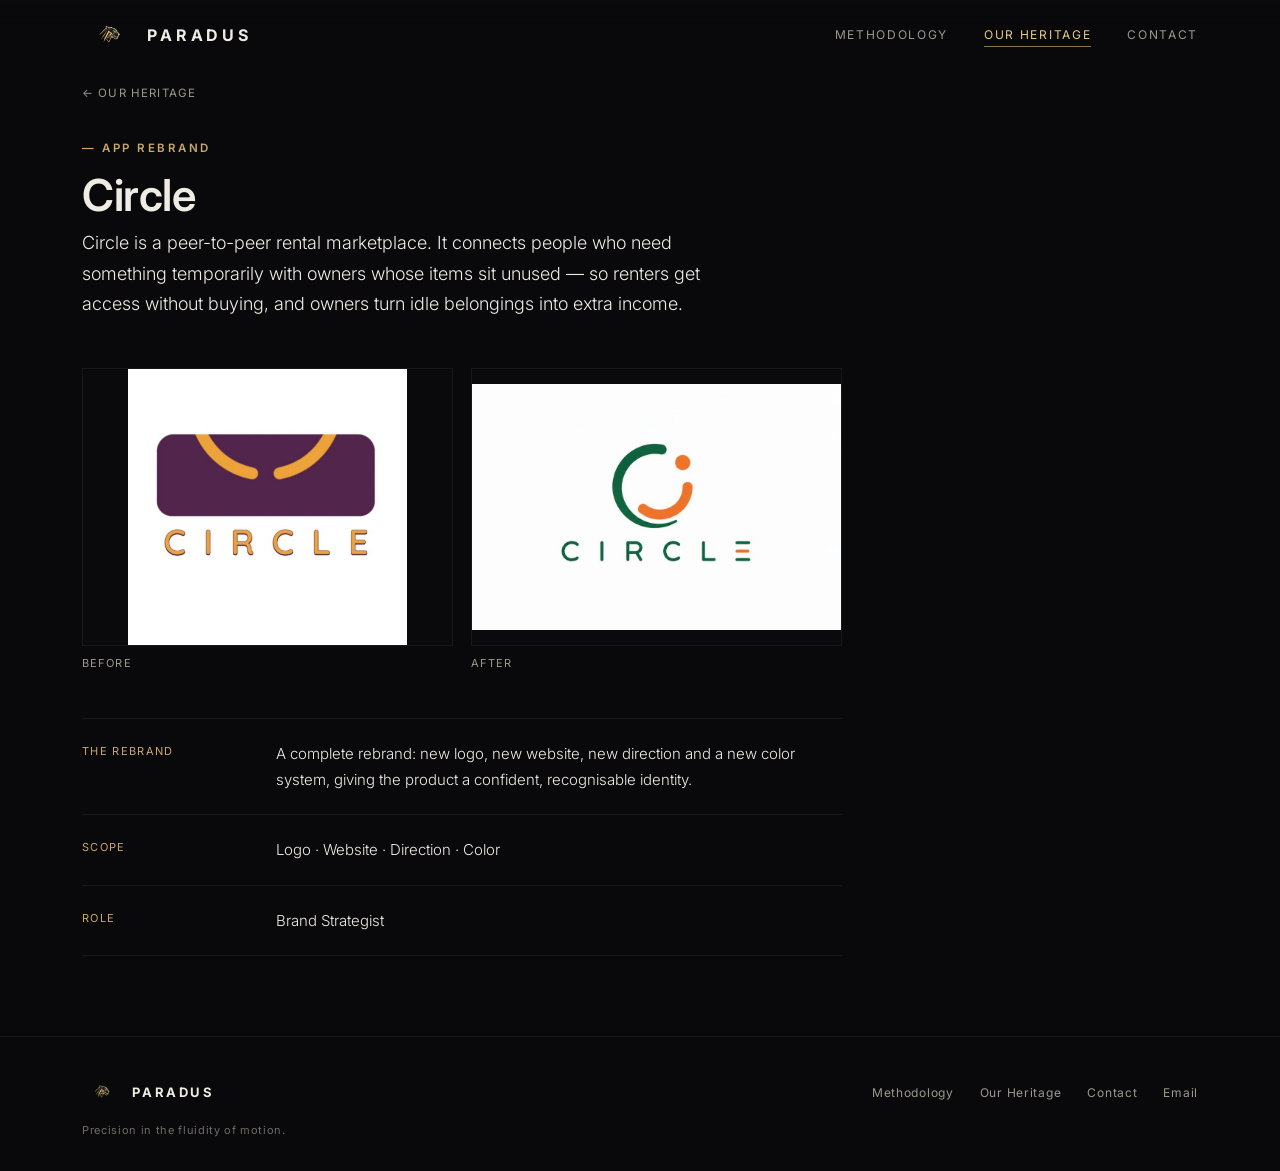
<file: projects/circle.html>
<!DOCTYPE html>
<html lang="en">
<head>
<meta charset="UTF-8">
<meta name="viewport" content="width=device-width, initial-scale=1, viewport-fit=cover">
<meta name="theme-color" content="#09090b">
<title>Circle — Our Heritage — Paradus</title>
<meta name="description" content="Circle is a peer-to-peer rental marketplace. It connects people who need something temporarily with owners whose items sit unused — so renters get access without buying, and owners turn idle belongings into extra income.">
<link rel="icon" type="image/png" href="../assets/img/favicon.png">
<link rel="preconnect" href="https://fonts.googleapis.com">
<link rel="preconnect" href="https://fonts.gstatic.com" crossorigin>
<link href="https://fonts.googleapis.com/css2?family=Inter:wght@300;400;500;600;700&family=EB+Garamond:ital,wght@0,400;1,400;1,500&display=swap" rel="stylesheet">
<link rel="stylesheet" href="../css/base.css">
<link rel="stylesheet" href="../css/components.css">
<link rel="stylesheet" href="../css/project.css">
<link rel="stylesheet" href="../css/responsive.css">
</head>
<body data-root="../" data-page="heritage">

<div id="site-header"></div>

<main>
  <section class="block tight case-page">
    <div class="wrap">
      <a href="../our-heritage.html" class="back-link">← Our Heritage</a>
      <div class="case-head">
        <span class="eyebrow">App Rebrand</span>
        <h1>Circle</h1>
      </div>
      <p class="case-lead">Circle is a peer-to-peer rental marketplace. It connects people who need something temporarily with owners whose items sit unused — so renters get access without buying, and owners turn idle belongings into extra income.</p>
      <div class="case-slot case-compare">
        <figure><div class="frame"><img src="../assets/img/projects/circle-before.jpeg" alt="Circle logo before the rebrand" width="177" height="178" loading="lazy"></div><figcaption>Before</figcaption></figure>
        <figure><div class="frame"><img src="../assets/img/projects/circle-after.jpg" alt="Circle logo after the rebrand" width="1000" height="666" loading="lazy"></div><figcaption>After</figcaption></figure>
      </div>
      <div class="case-slot case-figure"><!-- IMAGE SLOT (invisible until filled): add the file to assets/img/projects/ and paste
        <figure><img src="../assets/img/projects/circle-website.jpg" alt="Circle website"><figcaption>Website</figcaption></figure>
      --></div>
      <div class="case-rows">
        <div class="cs-row"><div class="k">The rebrand</div><div class="v">A complete rebrand: new logo, new website, new direction and a new color system, giving the product a confident, recognisable identity.</div></div>
        <div class="cs-row"><div class="k">Scope</div><div class="v">Logo · Website · Direction · Color</div></div>
        <div class="cs-row"><div class="k">Role</div><div class="v">Brand Strategist</div></div>
      </div>
    </div>
  </section>
</main>

<div id="site-footer"></div>

<script src="../js/config.js" defer></script>
<script src="../js/layout.js" defer></script>
<script src="../js/reveal.js" defer></script>
</body>
</html>
</file>
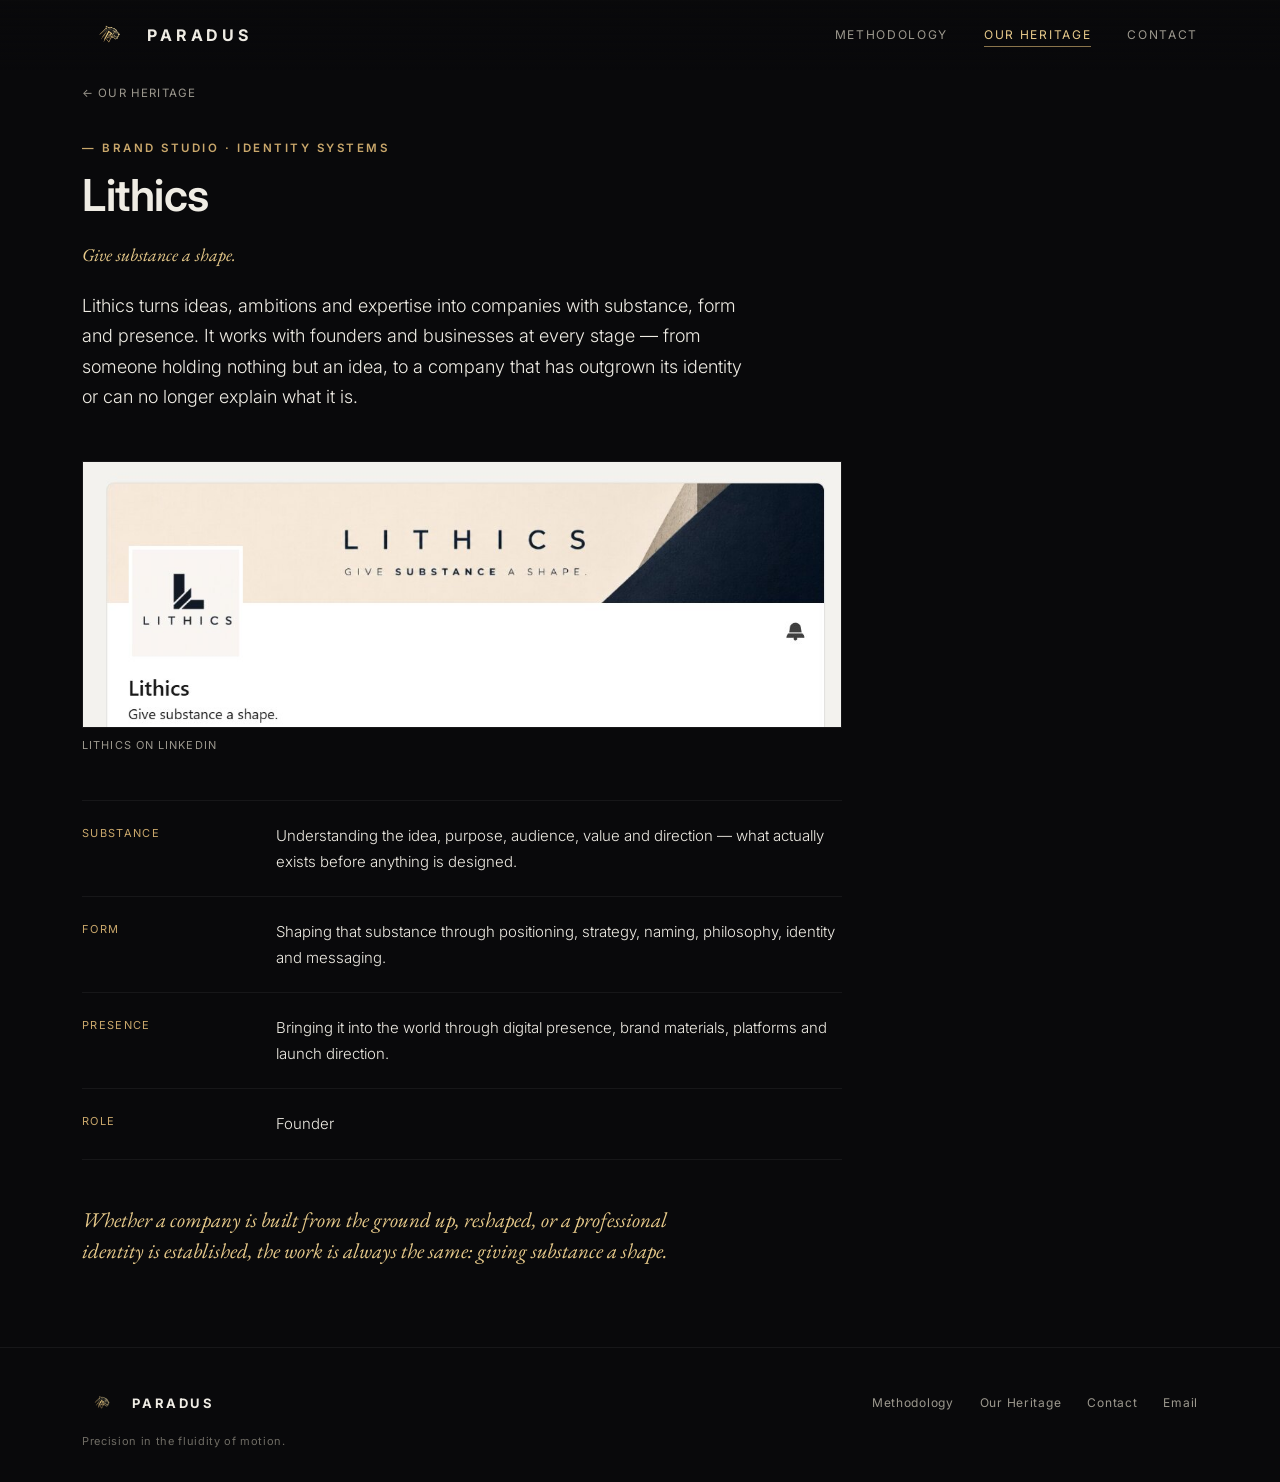
<file: projects/lithics.html>
<!DOCTYPE html>
<html lang="en">
<head>
<meta charset="UTF-8">
<meta name="viewport" content="width=device-width, initial-scale=1, viewport-fit=cover">
<meta name="theme-color" content="#09090b">
<title>Lithics — Our Heritage — Paradus</title>
<meta name="description" content="Lithics turns ideas, ambitions and expertise into companies with substance, form and presence. It works with founders and businesses at every stage — from someone holding nothing but an idea, to a company that has outgrown its identity or can no longer explain what it is.">
<link rel="icon" type="image/png" href="../assets/img/favicon.png">
<link rel="preconnect" href="https://fonts.googleapis.com">
<link rel="preconnect" href="https://fonts.gstatic.com" crossorigin>
<link href="https://fonts.googleapis.com/css2?family=Inter:wght@300;400;500;600;700&family=EB+Garamond:ital,wght@0,400;1,400;1,500&display=swap" rel="stylesheet">
<link rel="stylesheet" href="../css/base.css">
<link rel="stylesheet" href="../css/components.css">
<link rel="stylesheet" href="../css/project.css">
<link rel="stylesheet" href="../css/responsive.css">
</head>
<body data-root="../" data-page="heritage">

<div id="site-header"></div>

<main>
  <section class="block tight case-page">
    <div class="wrap">
      <a href="../our-heritage.html" class="back-link">← Our Heritage</a>
      <div class="case-head">
        <span class="eyebrow">Brand Studio · Identity Systems</span>
        <h1>Lithics</h1>
      </div>
      <p class="case-tagline">Give substance a shape.</p>
      <p class="case-lead">Lithics turns ideas, ambitions and expertise into companies with substance, form and presence. It works with founders and businesses at every stage — from someone holding nothing but an idea, to a company that has outgrown its identity or can no longer explain what it is.</p>
      <div class="case-slot case-figure"><figure><img src="../assets/img/projects/lithics-linkedin.jpg" alt="Lithics LinkedIn company page" width="1063" height="372" loading="lazy"><figcaption>Lithics on LinkedIn</figcaption></figure></div>
      <div class="case-rows">
        <div class="cs-row"><div class="k">Substance</div><div class="v">Understanding the idea, purpose, audience, value and direction — what actually exists before anything is designed.</div></div>
        <div class="cs-row"><div class="k">Form</div><div class="v">Shaping that substance through positioning, strategy, naming, philosophy, identity and messaging.</div></div>
        <div class="cs-row"><div class="k">Presence</div><div class="v">Bringing it into the world through digital presence, brand materials, platforms and launch direction.</div></div>
        <div class="cs-row"><div class="k">Role</div><div class="v">Founder</div></div>
      </div>
      <p class="case-note">Whether a company is built from the ground up, reshaped, or a professional identity is established, the work is always the same: giving substance a shape.</p>
    </div>
  </section>
</main>

<div id="site-footer"></div>

<script src="../js/config.js" defer></script>
<script src="../js/layout.js" defer></script>
<script src="../js/reveal.js" defer></script>
</body>
</html>
</file>
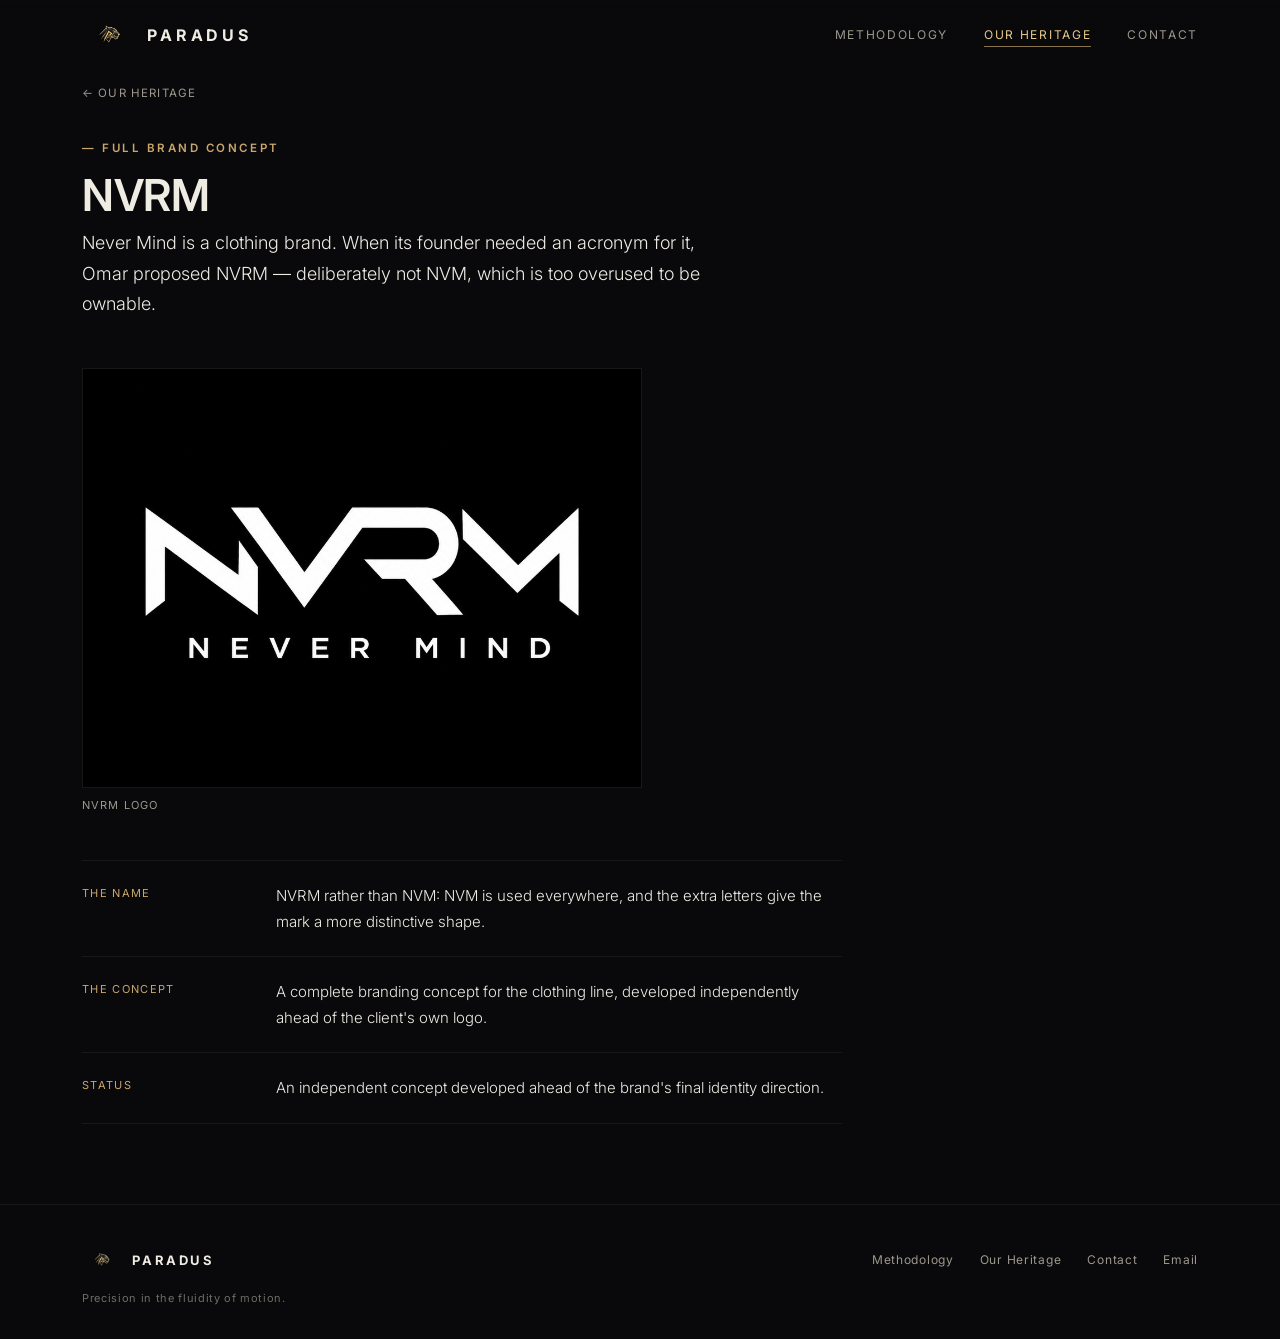
<file: projects/nvrm.html>
<!DOCTYPE html>
<html lang="en">
<head>
<meta charset="UTF-8">
<meta name="viewport" content="width=device-width, initial-scale=1, viewport-fit=cover">
<meta name="theme-color" content="#09090b">
<title>NVRM — Our Heritage — Paradus</title>
<meta name="description" content="Never Mind is a clothing brand. When its founder needed an acronym for it, Omar proposed NVRM — deliberately not NVM, which is too overused to be ownable.">
<link rel="icon" type="image/png" href="../assets/img/favicon.png">
<link rel="preconnect" href="https://fonts.googleapis.com">
<link rel="preconnect" href="https://fonts.gstatic.com" crossorigin>
<link href="https://fonts.googleapis.com/css2?family=Inter:wght@300;400;500;600;700&family=EB+Garamond:ital,wght@0,400;1,400;1,500&display=swap" rel="stylesheet">
<link rel="stylesheet" href="../css/base.css">
<link rel="stylesheet" href="../css/components.css">
<link rel="stylesheet" href="../css/project.css">
<link rel="stylesheet" href="../css/responsive.css">
</head>
<body data-root="../" data-page="heritage">

<div id="site-header"></div>

<main>
  <section class="block tight case-page">
    <div class="wrap">
      <a href="../our-heritage.html" class="back-link">← Our Heritage</a>
      <div class="case-head">
        <span class="eyebrow">Full Brand Concept</span>
        <h1>NVRM</h1>
      </div>
      <p class="case-lead">Never Mind is a clothing brand. When its founder needed an acronym for it, Omar proposed NVRM — deliberately not NVM, which is too overused to be ownable.</p>
      <div class="case-slot case-figure case-figure--logo"><figure><img src="../assets/img/projects/nvrm-logo.jpg" alt="NVRM logo" width="1000" height="750" loading="lazy"><figcaption>NVRM logo</figcaption></figure></div>
      <div class="case-rows">
        <div class="cs-row"><div class="k">The name</div><div class="v">NVRM rather than NVM: NVM is used everywhere, and the extra letters give the mark a more distinctive shape.</div></div>
        <div class="cs-row"><div class="k">The concept</div><div class="v">A complete branding concept for the clothing line, developed independently ahead of the client's own logo.</div></div>
        <div class="cs-row"><div class="k">Status</div><div class="v">An independent concept developed ahead of the brand's final identity direction.</div></div>
      </div>
    </div>
  </section>
</main>

<div id="site-footer"></div>

<script src="../js/config.js" defer></script>
<script src="../js/layout.js" defer></script>
<script src="../js/reveal.js" defer></script>
</body>
</html>
</file>
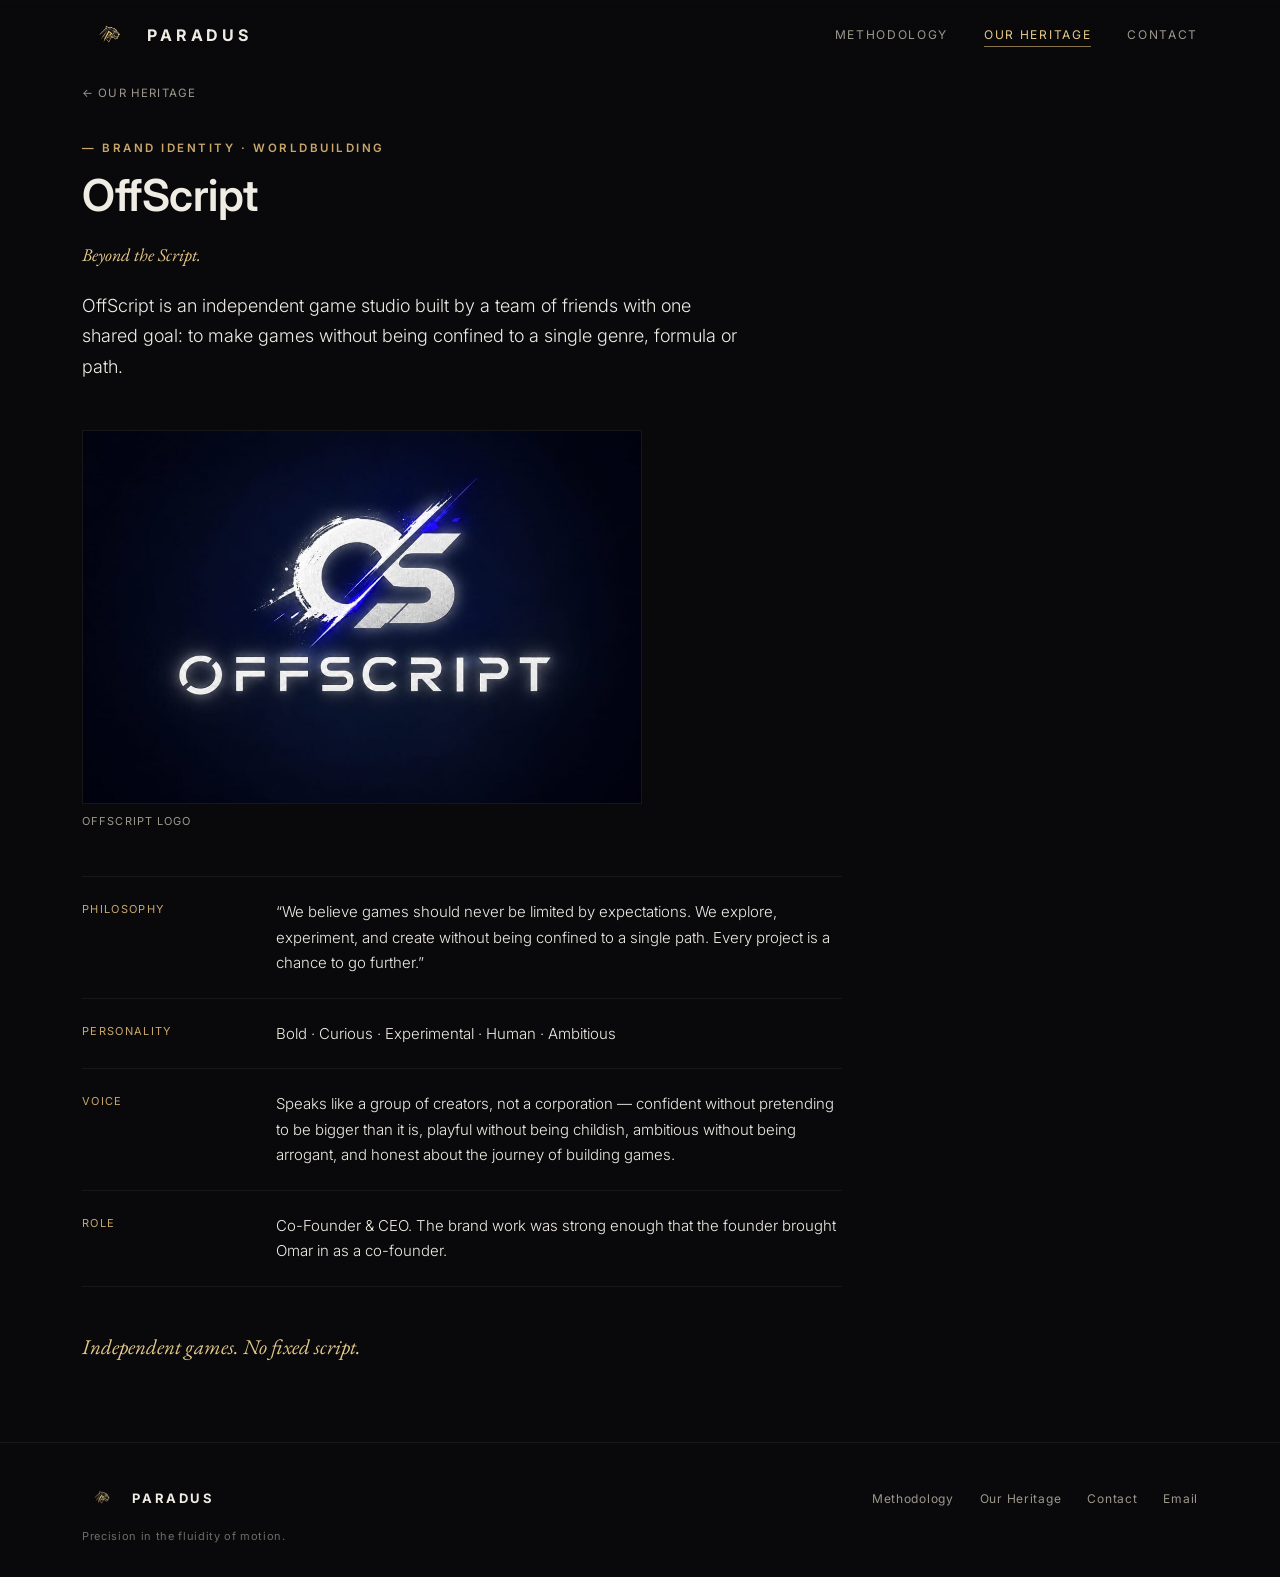
<file: projects/offscript.html>
<!DOCTYPE html>
<html lang="en">
<head>
<meta charset="UTF-8">
<meta name="viewport" content="width=device-width, initial-scale=1, viewport-fit=cover">
<meta name="theme-color" content="#09090b">
<title>OffScript — Our Heritage — Paradus</title>
<meta name="description" content="OffScript is an independent game studio built by a team of friends with one shared goal: to make games without being confined to a single genre, formula or path.">
<link rel="icon" type="image/png" href="../assets/img/favicon.png">
<link rel="preconnect" href="https://fonts.googleapis.com">
<link rel="preconnect" href="https://fonts.gstatic.com" crossorigin>
<link href="https://fonts.googleapis.com/css2?family=Inter:wght@300;400;500;600;700&family=EB+Garamond:ital,wght@0,400;1,400;1,500&display=swap" rel="stylesheet">
<link rel="stylesheet" href="../css/base.css">
<link rel="stylesheet" href="../css/components.css">
<link rel="stylesheet" href="../css/project.css">
<link rel="stylesheet" href="../css/responsive.css">
</head>
<body data-root="../" data-page="heritage">

<div id="site-header"></div>

<main>
  <section class="block tight case-page">
    <div class="wrap">
      <a href="../our-heritage.html" class="back-link">← Our Heritage</a>
      <div class="case-head">
        <span class="eyebrow">Brand Identity · Worldbuilding</span>
        <h1>OffScript</h1>
      </div>
      <p class="case-tagline">Beyond the Script.</p>
      <p class="case-lead">OffScript is an independent game studio built by a team of friends with one shared goal: to make games without being confined to a single genre, formula or path.</p>
      <div class="case-slot case-figure case-figure--logo"><figure><img src="../assets/img/projects/offscript-logo.jpg" alt="OffScript logo" width="1100" height="733" loading="lazy"><figcaption>OffScript logo</figcaption></figure></div>
      <div class="case-rows">
        <div class="cs-row"><div class="k">Philosophy</div><div class="v">“We believe games should never be limited by expectations. We explore, experiment, and create without being confined to a single path. Every project is a chance to go further.”</div></div>
        <div class="cs-row"><div class="k">Personality</div><div class="v">Bold · Curious · Experimental · Human · Ambitious</div></div>
        <div class="cs-row"><div class="k">Voice</div><div class="v">Speaks like a group of creators, not a corporation — confident without pretending to be bigger than it is, playful without being childish, ambitious without being arrogant, and honest about the journey of building games.</div></div>
        <div class="cs-row"><div class="k">Role</div><div class="v">Co-Founder &amp; CEO. The brand work was strong enough that the founder brought Omar in as a co-founder.</div></div>
      </div>
      <p class="case-note">Independent games. No fixed script.</p>
    </div>
  </section>
</main>

<div id="site-footer"></div>

<script src="../js/config.js" defer></script>
<script src="../js/layout.js" defer></script>
<script src="../js/reveal.js" defer></script>
</body>
</html>
</file>
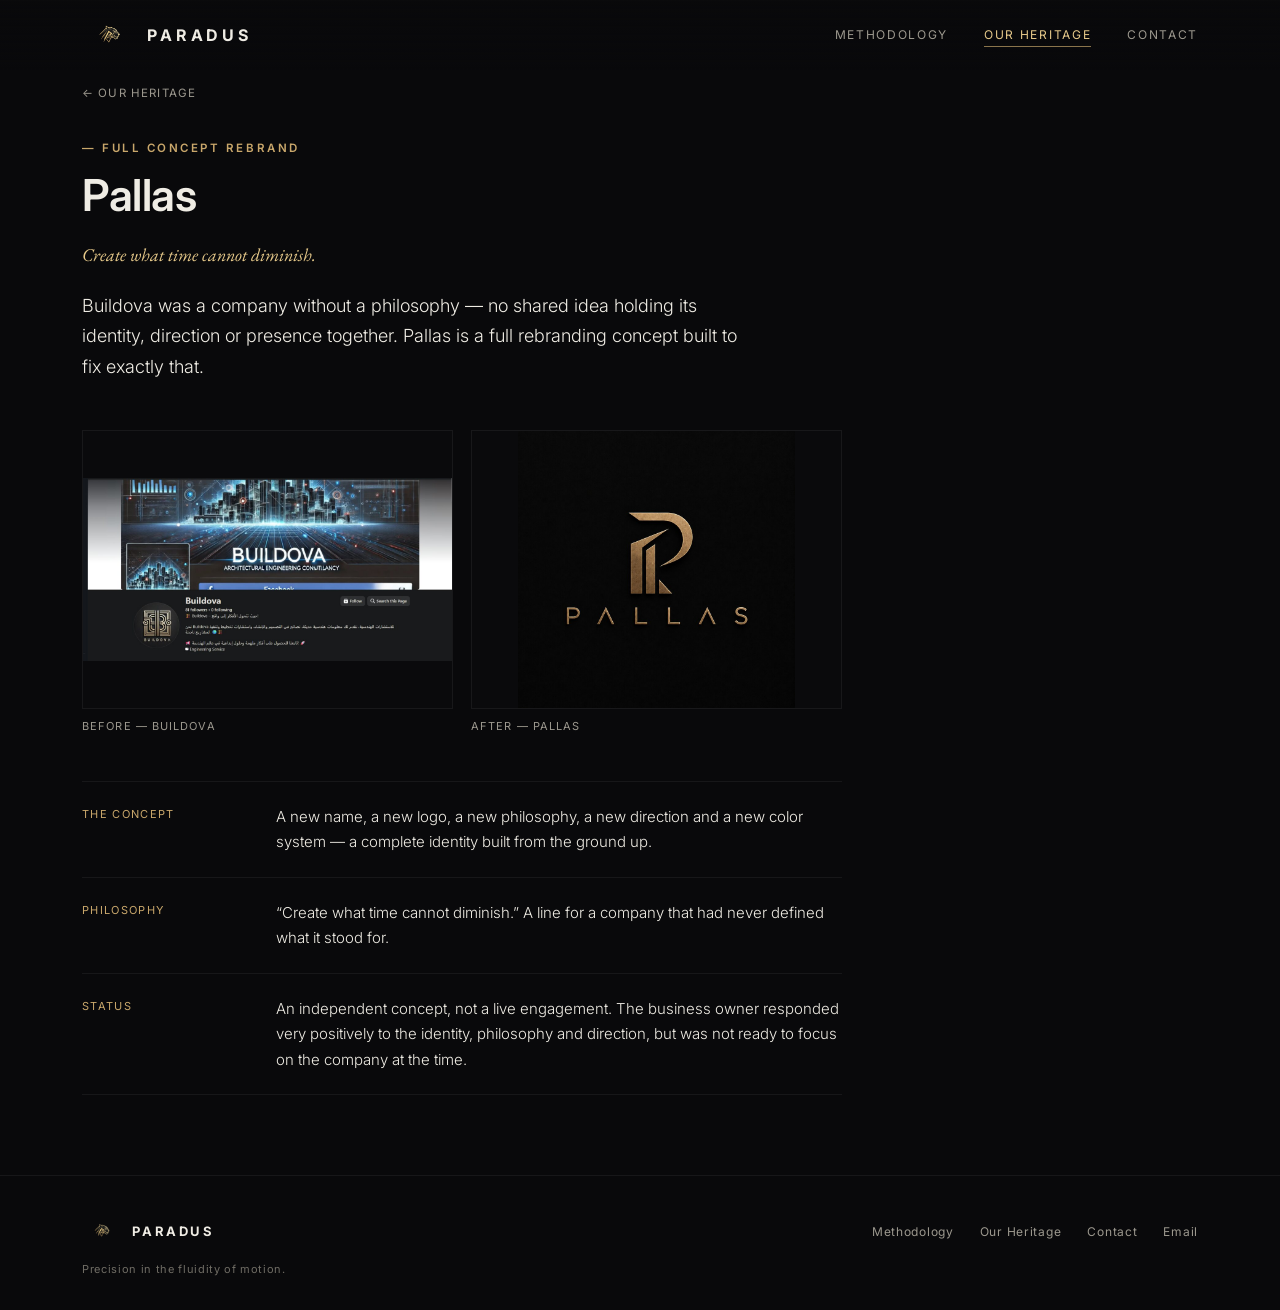
<file: projects/pallas.html>
<!DOCTYPE html>
<html lang="en">
<head>
<meta charset="UTF-8">
<meta name="viewport" content="width=device-width, initial-scale=1, viewport-fit=cover">
<meta name="theme-color" content="#09090b">
<title>Pallas — Our Heritage — Paradus</title>
<meta name="description" content="Buildova was a company without a philosophy — no shared idea holding its identity, direction or presence together. Pallas is a full rebranding concept built to fix exactly that.">
<link rel="icon" type="image/png" href="../assets/img/favicon.png">
<link rel="preconnect" href="https://fonts.googleapis.com">
<link rel="preconnect" href="https://fonts.gstatic.com" crossorigin>
<link href="https://fonts.googleapis.com/css2?family=Inter:wght@300;400;500;600;700&family=EB+Garamond:ital,wght@0,400;1,400;1,500&display=swap" rel="stylesheet">
<link rel="stylesheet" href="../css/base.css">
<link rel="stylesheet" href="../css/components.css">
<link rel="stylesheet" href="../css/project.css">
<link rel="stylesheet" href="../css/responsive.css">
</head>
<body data-root="../" data-page="heritage">

<div id="site-header"></div>

<main>
  <section class="block tight case-page">
    <div class="wrap">
      <a href="../our-heritage.html" class="back-link">← Our Heritage</a>
      <div class="case-head">
        <span class="eyebrow">Full Concept Rebrand</span>
        <h1>Pallas</h1>
      </div>
      <p class="case-tagline">Create what time cannot diminish.</p>
      <p class="case-lead">Buildova was a company without a philosophy — no shared idea holding its identity, direction or presence together. Pallas is a full rebranding concept built to fix exactly that.</p>
      <div class="case-slot case-compare">
        <figure><div class="frame"><img src="../assets/img/projects/pallas-before.jpg" alt="Buildova's page before the rebrand" width="1200" height="598" loading="lazy"></div><figcaption>Before — Buildova</figcaption></figure>
        <figure><div class="frame"><img src="../assets/img/projects/pallas-after.jpg" alt="The Pallas logo" width="900" height="900" loading="lazy"></div><figcaption>After — Pallas</figcaption></figure>
      </div>
      <div class="case-rows">
        <div class="cs-row"><div class="k">The concept</div><div class="v">A new name, a new logo, a new philosophy, a new direction and a new color system — a complete identity built from the ground up.</div></div>
        <div class="cs-row"><div class="k">Philosophy</div><div class="v">“Create what time cannot diminish.” A line for a company that had never defined what it stood for.</div></div>
        <div class="cs-row"><div class="k">Status</div><div class="v">An independent concept, not a live engagement. The business owner responded very positively to the identity, philosophy and direction, but was not ready to focus on the company at the time.</div></div>
      </div>
    </div>
  </section>
</main>

<div id="site-footer"></div>

<script src="../js/config.js" defer></script>
<script src="../js/layout.js" defer></script>
<script src="../js/reveal.js" defer></script>
</body>
</html>
</file>
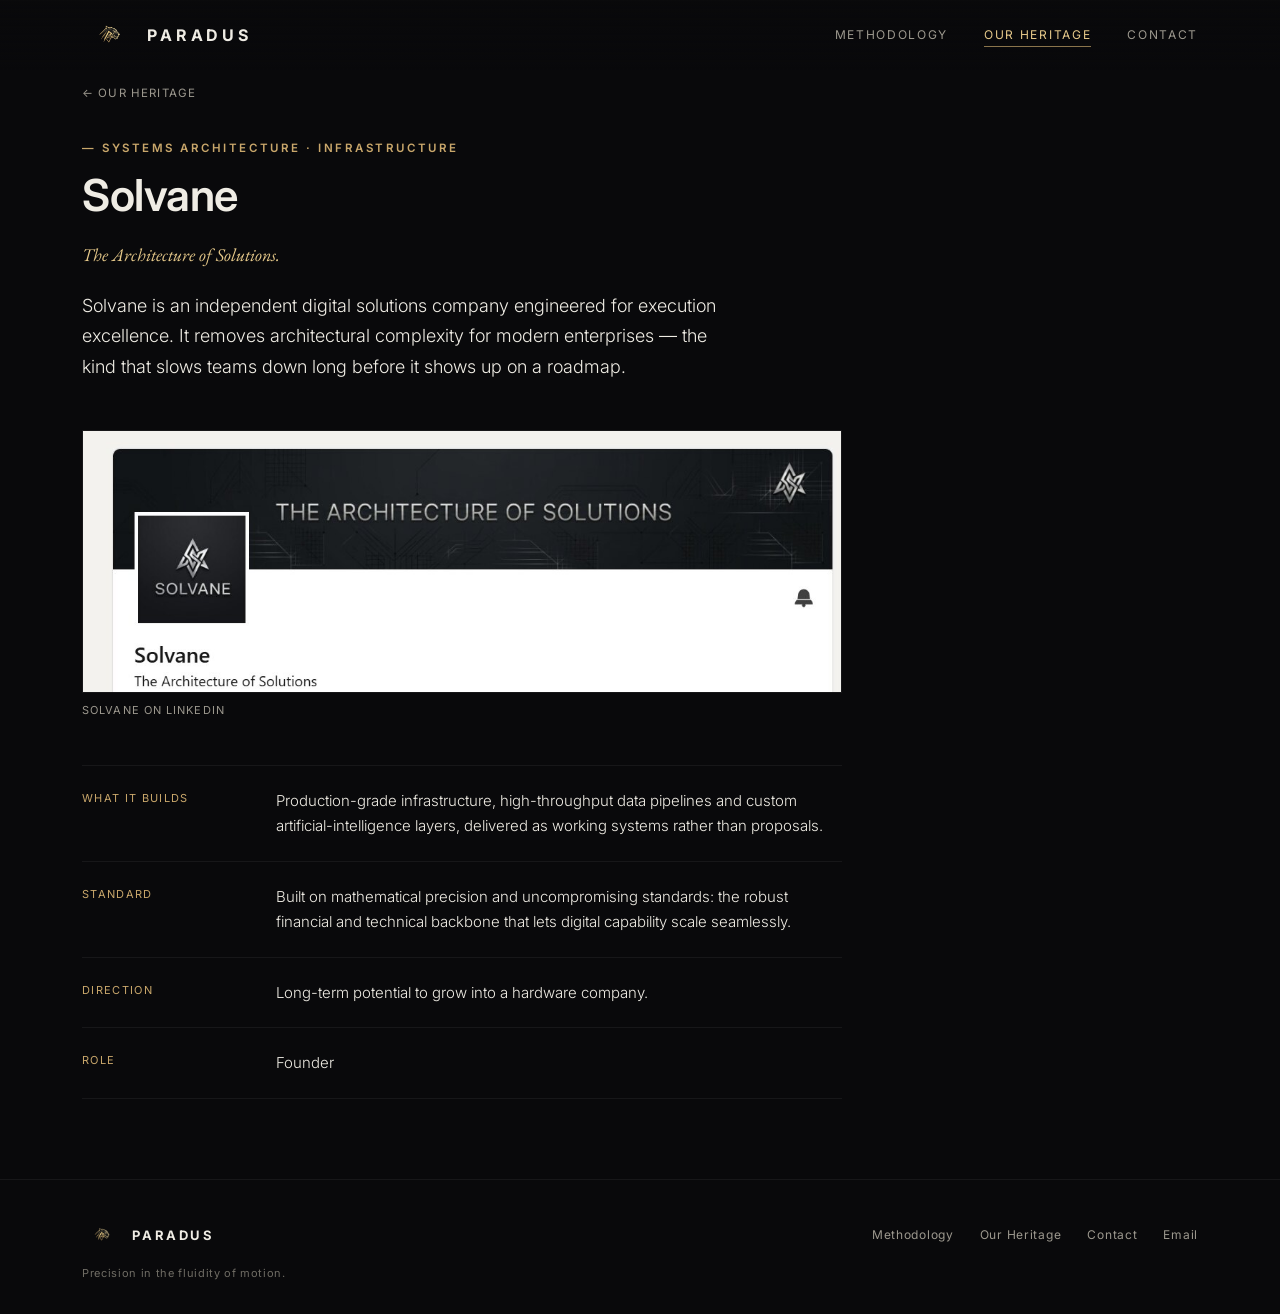
<file: projects/solvane.html>
<!DOCTYPE html>
<html lang="en">
<head>
<meta charset="UTF-8">
<meta name="viewport" content="width=device-width, initial-scale=1, viewport-fit=cover">
<meta name="theme-color" content="#09090b">
<title>Solvane — Our Heritage — Paradus</title>
<meta name="description" content="Solvane is an independent digital solutions company engineered for execution excellence. It removes architectural complexity for modern enterprises — the kind that slows teams down long before it shows up on a roadmap.">
<link rel="icon" type="image/png" href="../assets/img/favicon.png">
<link rel="preconnect" href="https://fonts.googleapis.com">
<link rel="preconnect" href="https://fonts.gstatic.com" crossorigin>
<link href="https://fonts.googleapis.com/css2?family=Inter:wght@300;400;500;600;700&family=EB+Garamond:ital,wght@0,400;1,400;1,500&display=swap" rel="stylesheet">
<link rel="stylesheet" href="../css/base.css">
<link rel="stylesheet" href="../css/components.css">
<link rel="stylesheet" href="../css/project.css">
<link rel="stylesheet" href="../css/responsive.css">
</head>
<body data-root="../" data-page="heritage">

<div id="site-header"></div>

<main>
  <section class="block tight case-page">
    <div class="wrap">
      <a href="../our-heritage.html" class="back-link">← Our Heritage</a>
      <div class="case-head">
        <span class="eyebrow">Systems Architecture · Infrastructure</span>
        <h1>Solvane</h1>
      </div>
      <p class="case-tagline">The Architecture of Solutions.</p>
      <p class="case-lead">Solvane is an independent digital solutions company engineered for execution excellence. It removes architectural complexity for modern enterprises — the kind that slows teams down long before it shows up on a roadmap.</p>
      <div class="case-slot case-figure"><figure><img src="../assets/img/projects/solvane-linkedin.jpg" alt="Solvane LinkedIn company page" width="1059" height="364" loading="lazy"><figcaption>Solvane on LinkedIn</figcaption></figure></div>
      <div class="case-rows">
        <div class="cs-row"><div class="k">What it builds</div><div class="v">Production-grade infrastructure, high-throughput data pipelines and custom artificial-intelligence layers, delivered as working systems rather than proposals.</div></div>
        <div class="cs-row"><div class="k">Standard</div><div class="v">Built on mathematical precision and uncompromising standards: the robust financial and technical backbone that lets digital capability scale seamlessly.</div></div>
        <div class="cs-row"><div class="k">Direction</div><div class="v">Long-term potential to grow into a hardware company.</div></div>
        <div class="cs-row"><div class="k">Role</div><div class="v">Founder</div></div>
      </div>
    </div>
  </section>
</main>

<div id="site-footer"></div>

<script src="../js/config.js" defer></script>
<script src="../js/layout.js" defer></script>
<script src="../js/reveal.js" defer></script>
</body>
</html>
</file>
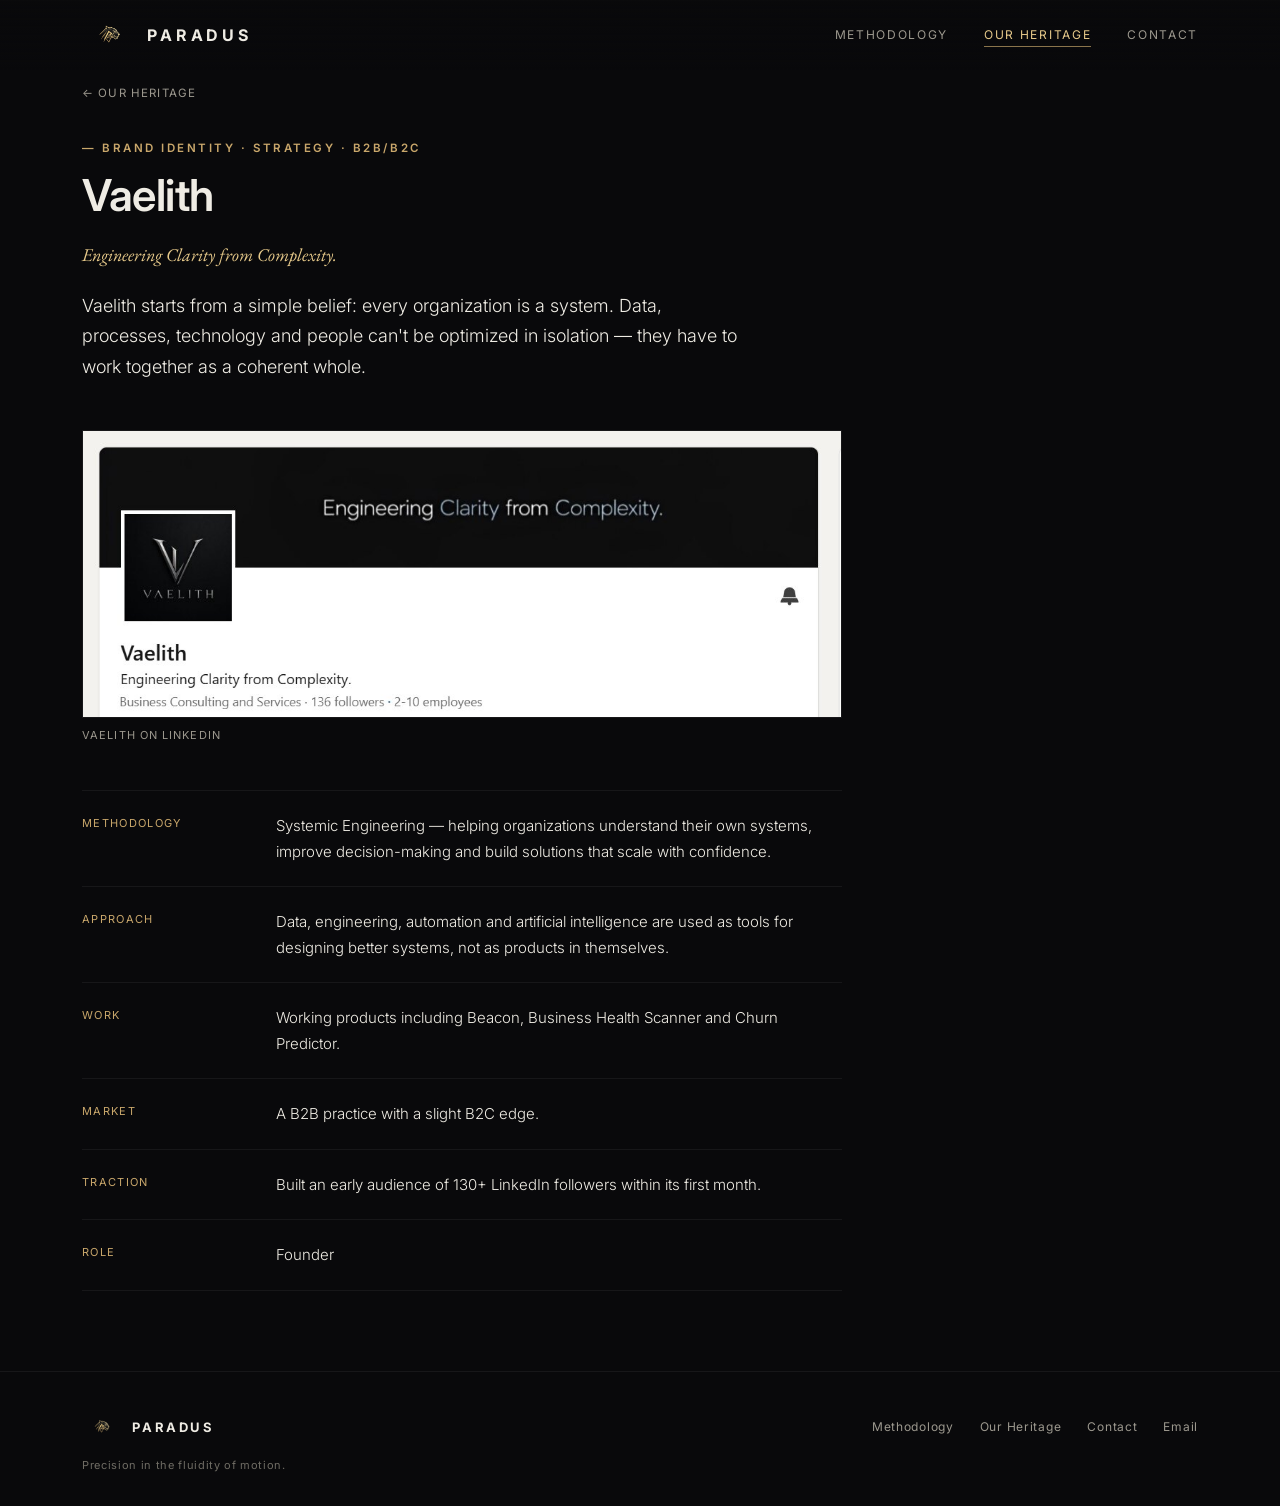
<file: projects/vaelith.html>
<!DOCTYPE html>
<html lang="en">
<head>
<meta charset="UTF-8">
<meta name="viewport" content="width=device-width, initial-scale=1, viewport-fit=cover">
<meta name="theme-color" content="#09090b">
<title>Vaelith — Our Heritage — Paradus</title>
<meta name="description" content="Vaelith starts from a simple belief: every organization is a system. Data, processes, technology and people can't be optimized in isolation — they have to work together as a coherent whole.">
<link rel="icon" type="image/png" href="../assets/img/favicon.png">
<link rel="preconnect" href="https://fonts.googleapis.com">
<link rel="preconnect" href="https://fonts.gstatic.com" crossorigin>
<link href="https://fonts.googleapis.com/css2?family=Inter:wght@300;400;500;600;700&family=EB+Garamond:ital,wght@0,400;1,400;1,500&display=swap" rel="stylesheet">
<link rel="stylesheet" href="../css/base.css">
<link rel="stylesheet" href="../css/components.css">
<link rel="stylesheet" href="../css/project.css">
<link rel="stylesheet" href="../css/responsive.css">
</head>
<body data-root="../" data-page="heritage">

<div id="site-header"></div>

<main>
  <section class="block tight case-page">
    <div class="wrap">
      <a href="../our-heritage.html" class="back-link">← Our Heritage</a>
      <div class="case-head">
        <span class="eyebrow">Brand Identity · Strategy · B2B/B2C</span>
        <h1>Vaelith</h1>
      </div>
      <p class="case-tagline">Engineering Clarity from Complexity.</p>
      <p class="case-lead">Vaelith starts from a simple belief: every organization is a system. Data, processes, technology and people can't be optimized in isolation — they have to work together as a coherent whole.</p>
      <div class="case-slot case-figure"><figure><img src="../assets/img/projects/vaelith-linkedin.jpg" alt="Vaelith LinkedIn company page" width="1060" height="400" loading="lazy"><figcaption>Vaelith on LinkedIn</figcaption></figure></div>
      <div class="case-rows">
        <div class="cs-row"><div class="k">Methodology</div><div class="v">Systemic Engineering — helping organizations understand their own systems, improve decision-making and build solutions that scale with confidence.</div></div>
        <div class="cs-row"><div class="k">Approach</div><div class="v">Data, engineering, automation and artificial intelligence are used as tools for designing better systems, not as products in themselves.</div></div>
        <div class="cs-row"><div class="k">Work</div><div class="v">Working products including Beacon, Business Health Scanner and Churn Predictor.</div></div>
        <div class="cs-row"><div class="k">Market</div><div class="v">A B2B practice with a slight B2C edge.</div></div>
        <div class="cs-row"><div class="k">Traction</div><div class="v">Built an early audience of 130+ LinkedIn followers within its first month.</div></div>
        <div class="cs-row"><div class="k">Role</div><div class="v">Founder</div></div>
      </div>
    </div>
  </section>
</main>

<div id="site-footer"></div>

<script src="../js/config.js" defer></script>
<script src="../js/layout.js" defer></script>
<script src="../js/reveal.js" defer></script>
</body>
</html>
</file>
<file: css/base.css>
/* Base: tokens, reset, typography, buttons, navigation, hero, sections, footer */
:root{
  --bg:#09090b; --bg2:#0f0f12; --panel:#131316; --line:rgba(255,255,255,.11);
  --line-soft:rgba(255,255,255,.06);
  --gold:#c9a76b; --gold-bright:#e6c98a; --gold-dim:#8a744c;
  --text:#efece4; --muted:#9c988e; --muted2:#6f6c64;
  --sans:'Inter',system-ui,-apple-system,sans-serif;
  --serif:'EB Garamond',Georgia,serif;
  padding-top:env(safe-area-inset-top,0px);
  padding-bottom:env(safe-area-inset-bottom,0px);
  box-sizing:border-box;
}
html{scroll-padding-top:env(safe-area-inset-top,0px);}
*{box-sizing:border-box;}
body{
  margin:0; background:var(--bg); color:var(--text); font-family:var(--sans);
  -webkit-font-smoothing:antialiased; overflow-x:hidden;
}
img{max-width:100%; height:auto; display:block;}
a{color:inherit; text-decoration:none;}
::selection{background:var(--gold); color:#000;}

.wrap{max-width:1180px; margin:0 auto; padding:0 32px;}
@media(max-width:640px){.wrap{padding:0 20px;}}

.eyebrow{
  font-size:11.5px; letter-spacing:.22em; text-transform:uppercase;
  color:var(--gold); font-weight:600; margin:0 0 14px;
}
.eyebrow::before{content:"— ";}
h1,h2,h3{font-family:var(--sans); font-weight:600; margin:0; letter-spacing:-.01em;}
em{font-family:var(--serif); font-style:italic; color:var(--gold-bright); font-weight:400;}
p{line-height:1.7; color:var(--muted); margin:0;}
.btn{
  display:inline-flex; align-items:center; gap:8px; font-size:13px; font-weight:600;
  letter-spacing:.06em; text-transform:uppercase; padding:14px 26px; border:1px solid var(--line);
  border-radius:2px; transition:.25s; cursor:pointer; background:none; color:var(--text);
  font-family:var(--sans);
}
.btn:hover{border-color:var(--gold); color:var(--gold-bright); transform:translateY(-1px);}
.btn.solid{background:var(--gold); color:#0a0a0a; border-color:var(--gold);}
.btn.solid:hover{background:var(--gold-bright); border-color:var(--gold-bright); color:#0a0a0a;}
.btn svg{width:14px; height:14px;}

/* ---------- NAV ---------- */
header.site-nav{
  position:fixed; top:0; left:0; right:0; z-index:100;
  padding-top:calc(20px + env(safe-area-inset-top,0px));
  padding-bottom:20px; isolation:isolate;
}
/* background lives on a pseudo-element so backdrop-filter never traps the fixed mobile menu */
header.site-nav::before{
  content:""; position:absolute; inset:0; z-index:-1; border-bottom:1px solid transparent;
  background:linear-gradient(to bottom, rgba(9,9,11,.9), transparent);
  transition:background .3s, border-color .3s;
}
header.site-nav.scrolled::before{
  background:rgba(9,9,11,.92); border-bottom-color:var(--line-soft);
  -webkit-backdrop-filter:blur(10px); backdrop-filter:blur(10px);
}
.nav-inner{display:flex; align-items:center; justify-content:space-between;}
.brand{display:flex; align-items:center; gap:10px;}
.brand img{height:30px; width:auto;}
.brand span{font-size:16px; font-weight:700; letter-spacing:.24em;}
nav.links{display:flex; gap:36px; align-items:center;}
nav.links a{font-size:12px; letter-spacing:.14em; text-transform:uppercase; color:var(--muted); transition:.2s; padding:4px 0; border-bottom:1px solid transparent;}
nav.links a:hover, nav.links a.active{color:var(--gold-bright); border-color:var(--gold-dim);}
.hamburger{display:none; flex-direction:column; gap:5px; background:none; border:none; cursor:pointer; padding:6px;}
.hamburger span{width:22px; height:1.5px; background:var(--text);}
@media(max-width:820px){
  nav.links{position:fixed; inset:0; background:var(--bg); flex-direction:column; justify-content:center; gap:34px;
    transform:translateX(100%); transition:.3s; padding-top:env(safe-area-inset-top,0px);}
  nav.links.open{transform:translateX(0);}
  nav.links a{font-size:15px;}
  .hamburger{display:flex;}
}

/* ---------- HERO ---------- */
.hero{
  min-height:92vh; min-height:92svh; display:flex; align-items:flex-end; position:relative;
  background-size:cover; background-position:center; padding:160px 0 90px;
}
.hero::after{
  content:""; position:absolute; inset:0;
  background:linear-gradient(180deg, rgba(9,9,11,.55) 0%, rgba(9,9,11,.35) 35%, rgba(9,9,11,.92) 100%),
             linear-gradient(90deg, rgba(9,9,11,.85) 0%, rgba(9,9,11,.2) 55%);
  z-index:0;
}
.hero-content{position:relative; z-index:1; max-width:640px;}
.hero h1{font-size:clamp(34px,5.4vw,58px); line-height:1.08; margin-bottom:22px;}
.hero p.lead{font-size:16.5px; max-width:480px; margin-bottom:34px;}

/* ---------- SECTIONS ---------- */
section.block{padding:100px 0; border-top:1px solid var(--line-soft); position:relative;}
section.block.tight{padding:80px 0;}
.section-head{max-width:640px; margin-bottom:56px;}
.section-head h2{font-size:clamp(24px,3.2vw,36px); line-height:1.2; margin-bottom:14px;}
.index-num{font-size:11px; color:var(--muted2); letter-spacing:.1em; margin-bottom:8px; display:block;}


/* ---------- MOBILE MENU ---------- */
.brand{position:relative; z-index:3;}
.hamburger{position:relative; z-index:3; padding:12px; margin-right:-12px;}
.hamburger span{display:block; transition:transform .25s ease, opacity .2s ease;}
.hamburger.open span:nth-child(1){transform:translateY(6.5px) rotate(45deg);}
.hamburger.open span:nth-child(2){opacity:0;}
.hamburger.open span:nth-child(3){transform:translateY(-6.5px) rotate(-45deg);}
body.menu-open{overflow:hidden;}
@media(max-width:820px){ nav.links{overflow-y:auto; z-index:2;} }

/* ---------- HERO BACKGROUNDS (paths are relative to this file) ---------- */
.hero-home{background-image:url('../assets/img/hero-home.jpg');}
.hero-methodology{background-image:url('../assets/img/hero-methodology.jpg');}
.hero-heritage{background-image:url('../assets/img/hero-heritage.jpg');}
.hero-contact{background-image:url('../assets/img/hero-contact.jpg'); min-height:70vh; min-height:70svh;}

/* ---------- SHARED HELPERS ---------- */
.btn-row{margin-top:32px;}

/* ---------- FOOTER ---------- */
footer.site-footer{border-top:1px solid var(--line-soft); padding:44px 0 calc(34px + env(safe-area-inset-bottom,0px));}
.footer-inner{display:flex; justify-content:space-between; align-items:center; flex-wrap:wrap; gap:20px;}
.footer-brand{display:flex; align-items:center; gap:10px;}
.footer-brand img{height:22px;}
.footer-brand span{font-size:13px; letter-spacing:.2em; font-weight:700;}
.footer-links{display:flex; gap:26px; font-size:12px; color:var(--muted); letter-spacing:.06em;}
.footer-links a:hover{color:var(--gold-bright);}
.footer-meta{font-size:11px; color:var(--muted2); letter-spacing:.06em; margin-top:20px; display:flex; justify-content:space-between; flex-wrap:wrap; gap:10px;}

/* ---------- PAGE LOAD + SCROLL REVEAL ---------- */
main{animation:pageIn .45s ease both;}
@keyframes pageIn{from{opacity:0;} to{opacity:1;}}
.reveal{opacity:0; transform:translateY(18px); transition:opacity .6s ease, transform .6s ease;}
.reveal.in{opacity:1; transform:translateY(0);}
@media(prefers-reduced-motion:reduce){
  main{animation:none;}
  .reveal{opacity:1; transform:none; transition:none;}
}
</file>
<file: css/components.css>
/* Shared components used on several pages: columns, steps, process, compare, cards, CTA band */
/* two column construct */
.two-col{display:grid; grid-template-columns:1fr 1fr; gap:60px; margin-top:20px;}
@media(max-width:720px){.two-col{grid-template-columns:1fr;}}
.col-title{font-size:12px; letter-spacing:.16em; color:var(--gold); text-transform:uppercase; margin-bottom:20px; padding-bottom:12px; border-bottom:1px solid var(--line);}
.col-list{list-style:none; margin:0; padding:0;}
.col-list li{padding:12px 0; border-bottom:1px solid var(--line-soft); font-size:15px; color:var(--text); font-weight:300;}

/* approach steps row */
.steps-row{display:grid; grid-template-columns:repeat(5,1fr); gap:24px; margin-top:44px;}
@media(max-width:900px){.steps-row{grid-template-columns:repeat(2,1fr);}}
@media(max-width:480px){.steps-row{grid-template-columns:1fr;}}
.step-item{border-top:1px solid var(--gold-dim); padding-top:16px;}
.step-item .n{font-family:var(--serif); font-style:italic; font-size:22px; color:var(--gold); display:block; margin-bottom:6px;}
.step-item h4{font-size:14px; font-weight:600; letter-spacing:.04em; margin-bottom:8px;}
.step-item p{font-size:13px;}

/* process steps (approach page, 6 numbered) */
.process-grid{display:grid; grid-template-columns:repeat(3,1fr); gap:1px; background:var(--line); margin-top:44px; border:1px solid var(--line);}
@media(max-width:820px){.process-grid{grid-template-columns:repeat(2,1fr);}}
@media(max-width:480px){.process-grid{grid-template-columns:1fr;}}
.process-item{background:var(--bg); padding:32px 26px;}
.process-item .pn{font-size:11px; color:var(--muted2); letter-spacing:.1em;}
.process-item h4{font-size:16px; margin:10px 0 10px; letter-spacing:.02em;}
.process-item p{font-size:13.5px;}

/* precision vs noise */
.compare{display:grid; grid-template-columns:1fr 1fr; gap:1px; background:var(--line); border:1px solid var(--line); margin-top:44px;}
@media(max-width:640px){.compare{grid-template-columns:1fr;}}
.compare-col{background:var(--bg); padding:36px 30px;}
.compare-col.hi{background:#0d0d0f;}
.compare-col h4{font-size:12px; letter-spacing:.14em; text-transform:uppercase; color:var(--muted2); margin-bottom:20px;}
.compare-col.hi h4{color:var(--gold);}
.compare-col ul{list-style:none; margin:0; padding:0;}
.compare-col li{padding:10px 0; border-top:1px solid var(--line-soft); font-size:14.5px;}
.compare-col li:first-child{border-top:none;}
.compare-col.hi li{color:var(--text);}

/* full system cards */
.system-cards{display:grid; grid-template-columns:1fr 1fr; gap:24px; margin-top:44px;}
@media(max-width:720px){.system-cards{grid-template-columns:1fr;}}
.system-card{border:1px solid var(--line); padding:34px 30px; transition:transform .25s ease, border-color .25s ease;}
.system-card:hover{transform:translateY(-4px); border-color:var(--gold-dim);}
.system-card.hi{border-color:var(--gold-dim); background:linear-gradient(180deg, rgba(201,167,107,.06), transparent);}
.system-card h4{font-size:16px; margin-bottom:8px;}
.system-card p.desc{font-size:13.5px; margin-bottom:20px;}
.system-card ul{list-style:none; margin:0; padding:0;}
.system-card li{font-size:13.5px; color:var(--text); padding:7px 0; border-top:1px solid var(--line-soft);}
.system-card li:first-child{border-top:none;}

/* capability columns reuse col-list */

/* starting point cards */
.start-grid{display:grid; grid-template-columns:repeat(4,1fr); gap:14px; margin-top:44px;}
@media(max-width:820px){.start-grid{grid-template-columns:repeat(2,1fr);}}
@media(max-width:480px){.start-grid{grid-template-columns:1fr;}}
.start-card{border:1px solid var(--line); padding:24px 20px; transition:border-color .2s, transform .2s;}
.start-card:hover{border-color:var(--gold-dim); transform:translateY(-3px);}
.start-card.hi{border-color:var(--gold-dim); background:rgba(201,167,107,.06);}
.start-card .start-n{font-family:var(--serif); font-style:italic; color:var(--gold); font-size:19px; display:block; margin-bottom:12px;}
.start-card h4{font-size:14.5px; margin-bottom:8px; font-weight:600;}
.start-card.hi h4{color:var(--gold-bright);}
.start-card p{font-size:12.5px;}

/* CTA band */
.cta-band{padding:100px 0; text-align:left; border-top:1px solid var(--line-soft);}
.cta-band h2{font-size:clamp(24px,3.6vw,38px); margin-bottom:26px; max-width:520px;}
</file>
<file: css/home.css>
/* Home page: the animated stage tracker.
   The motion itself is driven by js/tracker.js (one continuous, eased run along the path). */
.stages-wrap{margin-top:50px; position:relative;}

.stages-svg{
  width:100%; height:26px; display:block; overflow:visible;
  clip-path:inset(-30px 100% -30px 0);   /* hidden until the leopard reveals it */
}
.stages-wrap.done .stages-svg{clip-path:none;}

.zigzag-path{
  fill:none; stroke:var(--gold-bright); stroke-width:1.75; vector-effect:non-scaling-stroke;
  stroke-linecap:round; stroke-linejoin:round;
  filter:drop-shadow(0 0 3px var(--gold));
}

.paw{fill:var(--muted2); opacity:0; r:0;}
.paw.final{fill:var(--gold);}
.paw.on{animation:pawIn .7s cubic-bezier(.22,1,.36,1) forwards;}
.paw.final.on{animation:pawInFinal .7s cubic-bezier(.22,1,.36,1) forwards, pawPulse 2.6s ease-in-out .9s infinite;}
@keyframes pawIn{from{opacity:0; r:0;} to{opacity:1; r:2.2;}}
@keyframes pawInFinal{from{opacity:0; r:0;} to{opacity:1; r:2.6;}}
@keyframes pawPulse{0%,100%{filter:drop-shadow(0 0 3px var(--gold));} 50%{filter:drop-shadow(0 0 9px var(--gold));}}

.trail-glow{
  position:absolute; left:0; top:0; width:26px; height:26px; border-radius:50%;
  background:radial-gradient(circle, rgba(230,201,138,.55) 0%, rgba(230,201,138,0) 70%);
  filter:blur(3px); opacity:0; pointer-events:none;
  transform:translate3d(0,0,0) translate(-50%,-50%);
  transition:opacity .6s ease;
}
.stages-wrap.running .trail-glow{opacity:1;}
.stages-wrap.done .trail-glow{opacity:0;}

.trail-marker{
  position:absolute; left:0; top:0; width:64px; height:29px;
  opacity:0; pointer-events:none; will-change:transform;
  transform:translate3d(0,0,0) translate(-50%,-100%);
  transition:opacity .5s ease;
}
.stages-wrap.running .trail-marker, .stages-wrap.done .trail-marker{opacity:1;}
.trail-run{
  display:block; width:100%; height:100%; color:var(--gold-bright);
  filter:drop-shadow(0 0 5px var(--gold));
}

.stages{display:flex; align-items:flex-start; margin-top:6px; flex-wrap:wrap; gap:0;}
.stage{display:flex; flex-direction:column; align-items:center; flex:1; min-width:80px;}
.stage .lbl{
  font-size:10.5px; letter-spacing:.14em; text-transform:uppercase; color:var(--muted2);
  opacity:0; transform:translateY(6px); transition:opacity .7s ease, transform .7s cubic-bezier(.22,1,.36,1);
}
.stage.final .lbl{color:var(--gold-bright);}
.stage.on .lbl{opacity:1; transform:translateY(0);}

/* keep these ahead of the older sizes in responsive.css */
.stages-wrap .trail-marker{width:88px; height:36px;}
.stages-wrap .trail-glow{width:34px; height:34px;}
@media (max-width:640px){
  .stages-wrap .trail-marker{width:62px; height:25.4px;}
  .stages-wrap .trail-glow{width:26px; height:26px;}
}

@media(prefers-reduced-motion:reduce){
  .paw.on, .paw.final.on{animation:none; opacity:1; r:2.2;}
  .paw.final.on{r:2.6;}
  .trail-marker, .trail-glow{display:none;}
  .stage .lbl{transition:none;}
}
</file>
<file: css/responsive.css>
/* Responsive layer — loaded last on every page so it can adjust everything above.
   Breakpoints: 1024 (tablet landscape), 820 (tablet portrait / mobile menu), 640 (phones), 520 (small phones). */

@media (min-width:1600px){ .wrap{max-width:1320px;} }

@media (max-width:1024px){
  .two-col{gap:44px;}
  .contact-grid{gap:48px;}
  .proj-row .logo-slot{height:240px;}
}

@media (max-width:760px){
  .proj-list{grid-template-columns:1fr;}
}

@media (max-width:820px){
  section.block{padding:76px 0;}
  section.block.tight{padding:64px 0;}
  .section-head{margin-bottom:40px;}
  .cta-band{padding:76px 0;}
}

@media (max-width:640px){
  .proj-row .logo-slot{height:200px;}
  .wrap{padding:0 20px;}
  .hero{padding:128px 0 56px;}
  .hero p.lead{font-size:15.5px; margin-bottom:0;}
  section.block{padding:60px 0;}
  section.block.tight{padding:52px 0;}
  .section-head{margin-bottom:32px;}
  .cta-band{padding:60px 0;}
  .btn{padding:14px 22px;}
  .case-lead{font-size:16.5px; margin-bottom:36px;}
  .case-note{font-size:18px;}
  .footer-inner{flex-direction:column; align-items:flex-start;}
  .footer-links{flex-wrap:wrap; gap:12px 22px;}
  .footer-meta{flex-direction:column;}
  /* 16px inputs stop iOS from zooming the page on focus */
  input, textarea, select{font-size:16px;}
  /* tracker: keep all six labels on one line so they stay under their points */
  .stages{flex-wrap:nowrap;}
  .stage{min-width:0;}
  .stage .lbl{font-size:clamp(7.5px, 2.35vw, 10px); letter-spacing:.04em; white-space:nowrap;}
  .trail-marker{width:26px; height:11.7px;}
  .trail-glow{width:20px; height:20px;}
}

@media (max-width:380px){
  .brand span{letter-spacing:.16em; font-size:14px;}
  .hero h1{font-size:32px;}
}

/* landscape phones */
@media (max-height:520px) and (orientation:landscape){
  .hero{min-height:auto; padding:110px 0 50px;}
  .hero-contact{min-height:auto;}
}

/* touch screens: no sticky hover states, no hover lifts */
@media (hover:none){
  .system-card:hover, .start-card:hover{transform:none;}
  .proj-row:hover{transform:none; background:var(--panel); border-color:var(--line);}
  .proj-row:hover .arrow{transform:none;}
  .btn:hover{transform:none;}
  .bring-card:hover::before{width:0;}
}
/* ---------- HERO: align text to the left edge (same as the header) ---------- */
.hero > .wrap{width:100%;}
@media (max-width:820px){
  .hero-home, .hero-methodology, .hero-heritage{background-position:75% center;}
}

/* Heritage: darker left side so the text stays readable over the light artwork */
.hero-heritage::after{
  background:
    linear-gradient(180deg, rgba(9,9,11,.45) 0%, rgba(9,9,11,.25) 35%, rgba(9,9,11,.92) 100%),
    linear-gradient(90deg, rgba(9,9,11,.94) 0%, rgba(9,9,11,.78) 32%, rgba(9,9,11,.1) 68%);
}

/* Contact (desktop): push the leopard to the right so it doesn't sit behind the text */
@media (min-width:821px){
  .hero-contact{
    background-color:#09090b; background-repeat:no-repeat;
    background-size:auto 100%; background-position:right center;
  }
}
@media (max-width:820px){
  .hero-contact{background-position:60% center;}
}

/* ---------- PROJECT CARDS: keep the logo art clean ---------- */
.proj-row .logo-slot:has(img)::before,
.proj-row .logo-slot:has(img)::after{display:none;}
/* for logos on a white/light background */
.proj-row .logo-slot.light,
.proj-row:hover .logo-slot.light{background:#fff;}
.proj-row .logo-slot.light img{-webkit-mask-image:none; mask-image:none;}
.proj-row .logo-slot.light::before{border-color:rgba(0,0,0,.08);}
.proj-row .logo-slot.light::after{color:#8a8a8a;}
</file>
<file: css/contact.css>
/* Contact page: layout, selector boxes, form */
/* contact - two column layout */
.contact-grid{display:grid; grid-template-columns:0.85fr 1.15fr; gap:70px; align-items:start; margin-top:44px;}
@media(max-width:900px){.contact-grid{grid-template-columns:1fr; gap:46px;}}
.contact-info{position:relative;}
.contact-info h2{font-size:clamp(22px,3vw,30px); margin:14px 0 14px; position:relative;}
.contact-info > p{font-size:14px; margin-bottom:26px; max-width:380px; position:relative;}
.contact-watermark{
  position:absolute; top:-10px; right:-30px; width:220px; height:99px; color:var(--gold);
  opacity:.06; pointer-events:none; z-index:0;
}
@media(max-width:900px){.contact-watermark{width:160px; height:72px; right:-10px;}}

/* contact - bringing boxes */
.bring-grid{display:flex; flex-wrap:wrap; gap:10px; position:relative;}
.bring-card{
  border:1px solid var(--line); padding:11px 18px; cursor:pointer; transition:border-color .2s, background .2s, color .2s;
  font-size:12.5px; font-weight:500; letter-spacing:.01em; position:relative;
}
.bring-card::before{content:""; position:absolute; top:0; left:0; width:0; height:1.5px; background:var(--gold); transition:width .2s;}
.bring-card:hover{border-color:var(--gold-dim);}
.bring-card:hover::before{width:100%;}
.bring-card.sel{border-color:var(--gold); background:rgba(201,167,107,.08); color:var(--gold-bright);}
.bring-card.sel::before{width:100%;}

/* form */
.form-wrap{margin-top:44px; max-width:720px;}
.form-row{display:grid; grid-template-columns:1fr 1fr; gap:18px; margin-bottom:18px;}
@media(max-width:600px){.form-row{grid-template-columns:1fr;}}
label{font-size:11px; letter-spacing:.1em; text-transform:uppercase; color:var(--muted); display:block; margin-bottom:8px;}
input,textarea,select{
  width:100%; background:var(--panel); border:1px solid var(--line); color:var(--text);
  padding:13px 14px; font-family:var(--sans); font-size:14px; border-radius:1px;
}
input:focus,textarea:focus,select:focus{outline:none; border-color:var(--gold-dim);}
textarea{resize:vertical; min-height:110px;}
select{appearance:none; background-image:url('data:image/svg+xml;utf8,<svg xmlns="http://www.w3.org/2000/svg" width="10" height="6"><path d="M0 0l5 6 5-6z" fill="%239c988e"/></svg>'); background-repeat:no-repeat; background-position:right 14px center;}
.field{margin-bottom:18px;}
.form-note{font-size:12px; color:var(--muted2); margin-top:18px;}
.success{display:none; border:1px solid var(--gold-dim); padding:30px; margin-top:20px; background:rgba(201,167,107,.06);}
.success.show{display:block;}
.success h4{color:var(--gold-bright); font-size:16px; margin-bottom:8px;}

.link-gold{color:var(--gold-bright);}
.form-wrap--flush{margin-top:0; max-width:none;}
.form-note--spaced{margin-top:30px;}
.success--error{border-color:#a55;}
.success--error h4{color:#e08a8a;}
</file>
<file: css/heritage.css>
/* Our Heritage page: project cards */
/* ================================
   PROJECT HERITAGE CARDS
   ================================ */

.proj-list{
  display:grid;
  grid-template-columns:repeat(2, minmax(0, 1fr));
  gap:18px;
  margin-top:42px;
  border-top:none;
}

/* Main project card */
.proj-row{
  display:flex;
  flex-direction:column;
  gap:0;
  min-width:0;
  padding:0;
  border:1px solid var(--line);
  border-left:1px solid var(--line);
  background:var(--panel);
  text-decoration:none;
  color:var(--text);
  transition:
    transform .3s ease,
    border-color .3s ease,
    background .3s ease;
  position:relative;
  overflow:hidden;
}

/* Large visual/logo plaque — left empty on purpose; drop an <img> straight
   into .logo-slot (e.g. <img src="../assets/img/projects/astryon-logo.jpg">)
   and it will fill the frame via object-fit:cover below. */
.proj-row .logo-slot{
  width:100%;
  height:290px;
  flex-shrink:0;

  display:flex;
  align-items:center;
  justify-content:center;

  border:none;
  border-bottom:1px solid var(--line);

  background:
    radial-gradient(
      circle at 50% 45%,
      rgba(201,167,107,.055),
      transparent 55%
    ),
    #0d0d10;

  position:relative;
  overflow:hidden;

  transition:
    background .35s ease,
    border-color .35s ease;
}

.proj-row .logo-slot img{
  width:100%;
  height:100%;
  object-fit:cover;
  display:block;
}

/* Subtle plaque framing */
.proj-row .logo-slot::before{
  content:"";
  position:absolute;
  inset:18px;
  border:1px solid rgba(255,255,255,.055);
  pointer-events:none;
  transition:border-color .3s ease;
}

/* Small project index */
.proj-row .logo-slot::after{
  content:"PROJECT";
  position:absolute;
  top:28px;
  left:30px;

  font-size:9px;
  letter-spacing:.16em;
  color:var(--muted2);
}

/* Project information area */
.proj-row .row-name{
  width:auto;
  padding:22px 24px 0;
  flex-shrink:0;
}

.proj-row h4{
  font-size:22px;
  line-height:1.15;
  margin:0 0 7px;
  font-weight:600;
  transition:color .25s ease;
}

.proj-row .tags{
  font-size:10px;
  color:var(--muted);
  letter-spacing:.08em;
  text-transform:uppercase;
}

/* Description */
.proj-row .row-desc{
  flex:initial;
  min-width:0;

  padding:14px 24px 24px;

  font-size:13px;
  color:var(--muted);
  line-height:1.6;
}

.proj-row .note{
  display:block;
  font-size:11px;
  color:var(--gold-dim);
  margin-top:9px;
}

/* Arrow */
.proj-row .arrow{
  position:absolute;
  right:24px;
  bottom:24px;

  color:var(--gold-dim);
  font-size:18px;

  transition:
    color .25s ease,
    transform .25s ease;
}

/* Hover */
.proj-row:hover{
  transform:translateY(-5px);
  background:#151519;
  border-color:rgba(201,167,107,.42);
}

.proj-row:hover .logo-slot{
  background:
    radial-gradient(
      circle at 50% 45%,
      rgba(201,167,107,.10),
      transparent 58%
    ),
    #101014;
}

.proj-row:hover .logo-slot::before{
  border-color:rgba(201,167,107,.16);
}

.proj-row:hover h4{
  color:var(--gold-bright);
}

.proj-row:hover .arrow{
  color:var(--gold-bright);
  transform:translateX(5px);
}
</file>
<file: css/project.css>
/* Project pages: header, spec rows, brand visuals */
/* case study sub-pages */
.back-link{display:inline-flex; align-items:center; gap:6px; font-size:11.5px; letter-spacing:.1em; text-transform:uppercase; color:var(--muted); margin-bottom:36px; transition:color .2s;}
.back-link:hover{color:var(--gold-bright);}
.case-head{margin-bottom:6px;}
.case-head h1{font-size:clamp(28px,4.2vw,44px); margin-top:12px;}
.case-tagline{font-family:var(--serif); font-style:italic; color:var(--gold-bright); font-size:18px; margin:18px 0 20px;}
.case-lead{font-size:18px; line-height:1.7; color:var(--text); font-weight:300; max-width:660px; margin-bottom:48px;}
.case-rows{max-width:760px; border-top:1px solid var(--line-soft);}
.case-rows .cs-row{display:grid; grid-template-columns:170px 1fr; gap:24px; padding:22px 0; border-top:none; border-bottom:1px solid var(--line-soft);}
.case-rows .cs-row .k{margin-bottom:0; padding-top:3px;}
.case-rows .cs-row .v{font-size:15px; line-height:1.7;}
@media(max-width:640px){.case-rows .cs-row{grid-template-columns:1fr; gap:6px;}}
.case-note{font-family:var(--serif); font-style:italic; font-size:21px; line-height:1.5; color:var(--gold-bright); margin-top:44px; max-width:600px;}
/* image slots: completely invisible until an <img> is placed inside (still handy for future images) */
/* case study */
.cs-row{padding:16px 0; border-top:1px solid var(--line-soft);}
.cs-row:first-child{border-top:none;}
.cs-row .k{font-size:11px; letter-spacing:.12em; text-transform:uppercase; color:var(--gold); margin-bottom:6px;}
.cs-row .v{font-size:14.5px; color:var(--text); font-weight:300; line-height:1.6;}
.case-page{padding-top:150px;}
.case-slot:not(:has(img)){display:none;}
.case-figure{margin:0 0 48px; max-width:760px;}
.case-figure--logo{max-width:560px;}
.case-slot figure{margin:0;}
.case-slot img{width:100%; height:auto; display:block; border:1px solid var(--line-soft);}
.case-slot figcaption{font-size:11px; letter-spacing:.1em; text-transform:uppercase; color:var(--muted); margin-top:10px;}
.case-compare{display:grid; grid-template-columns:1fr 1fr; gap:18px; margin:0 0 48px; max-width:760px;}
.case-compare .frame{
  display:flex; align-items:center; justify-content:center; aspect-ratio:4/3; overflow:hidden;
  background:#0a0a0c; border:1px solid var(--line-soft);
}
.case-compare .frame img{width:auto; max-width:100%; max-height:100%; height:auto; border:none; object-fit:contain;}
.cs-row .v{overflow-wrap:anywhere;}
@media(max-width:600px){.case-compare{grid-template-columns:1fr;} .case-page{padding-top:118px;}}
</file>
